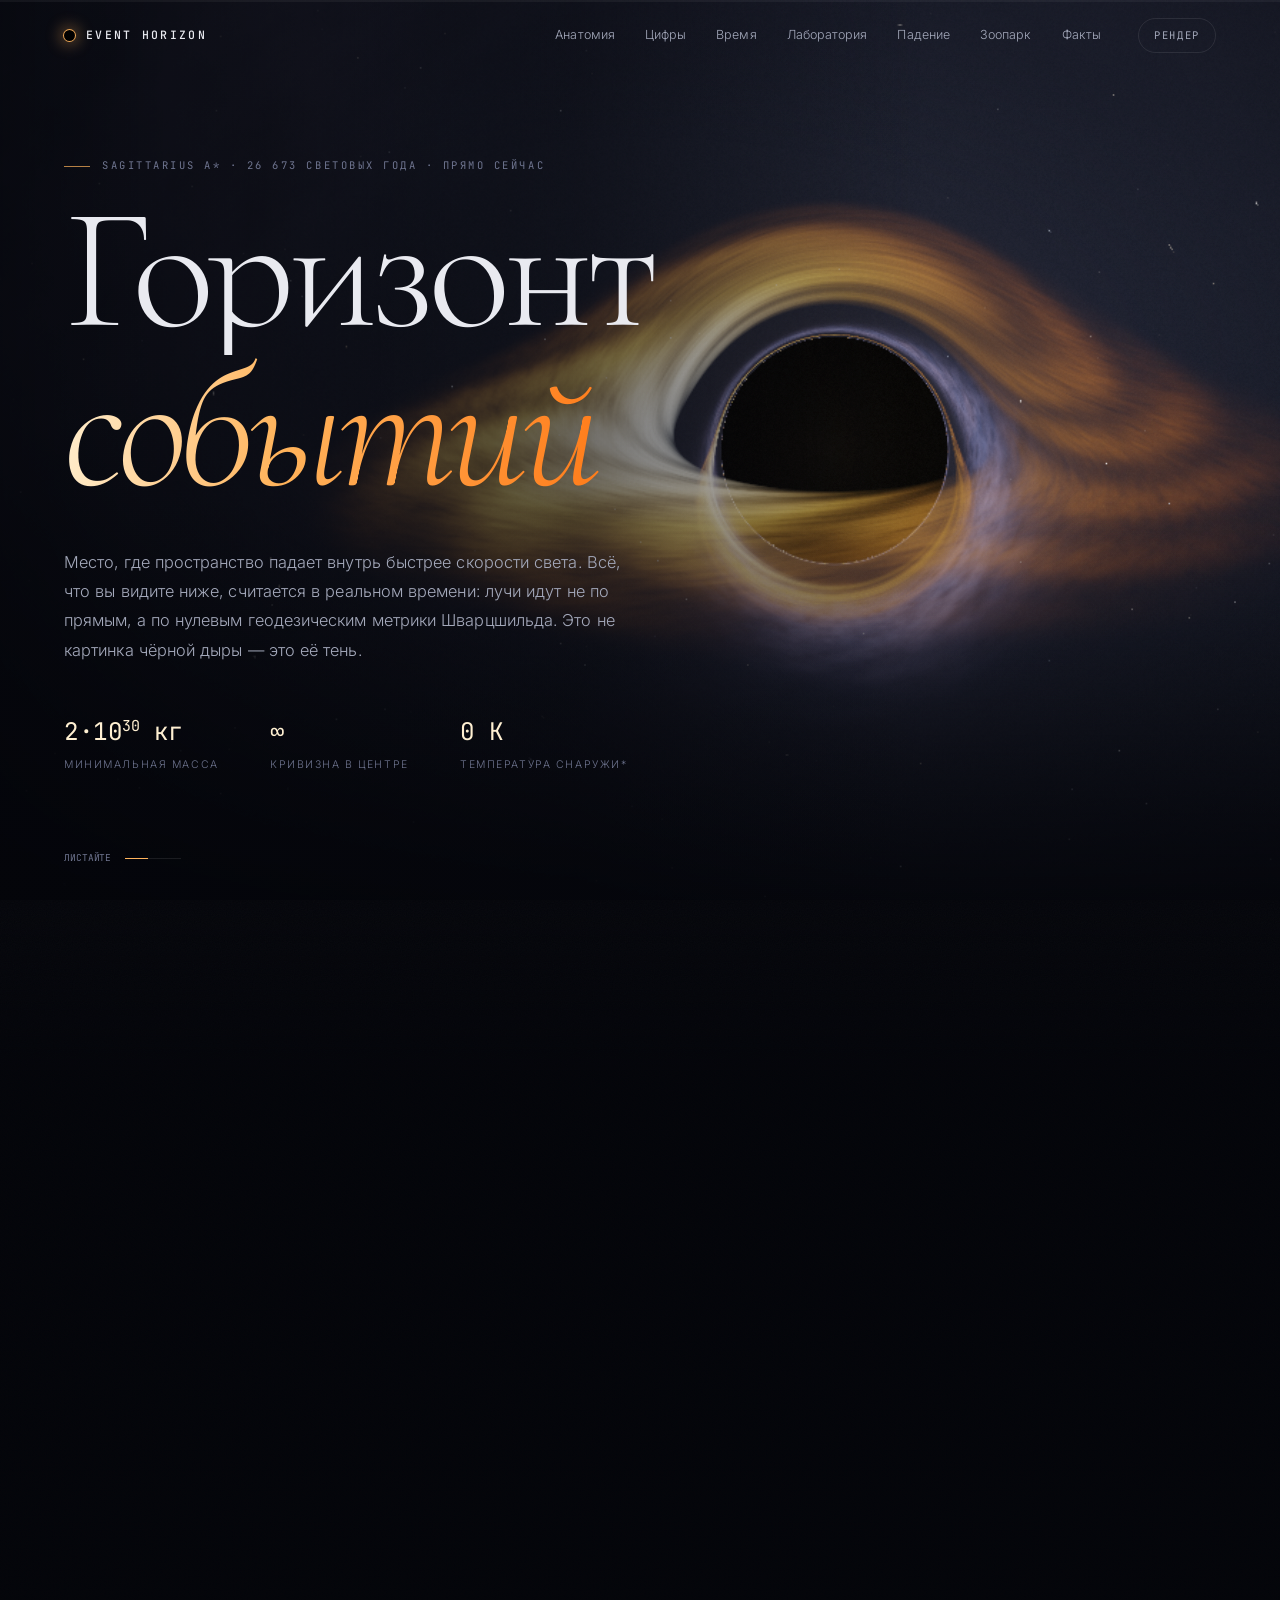
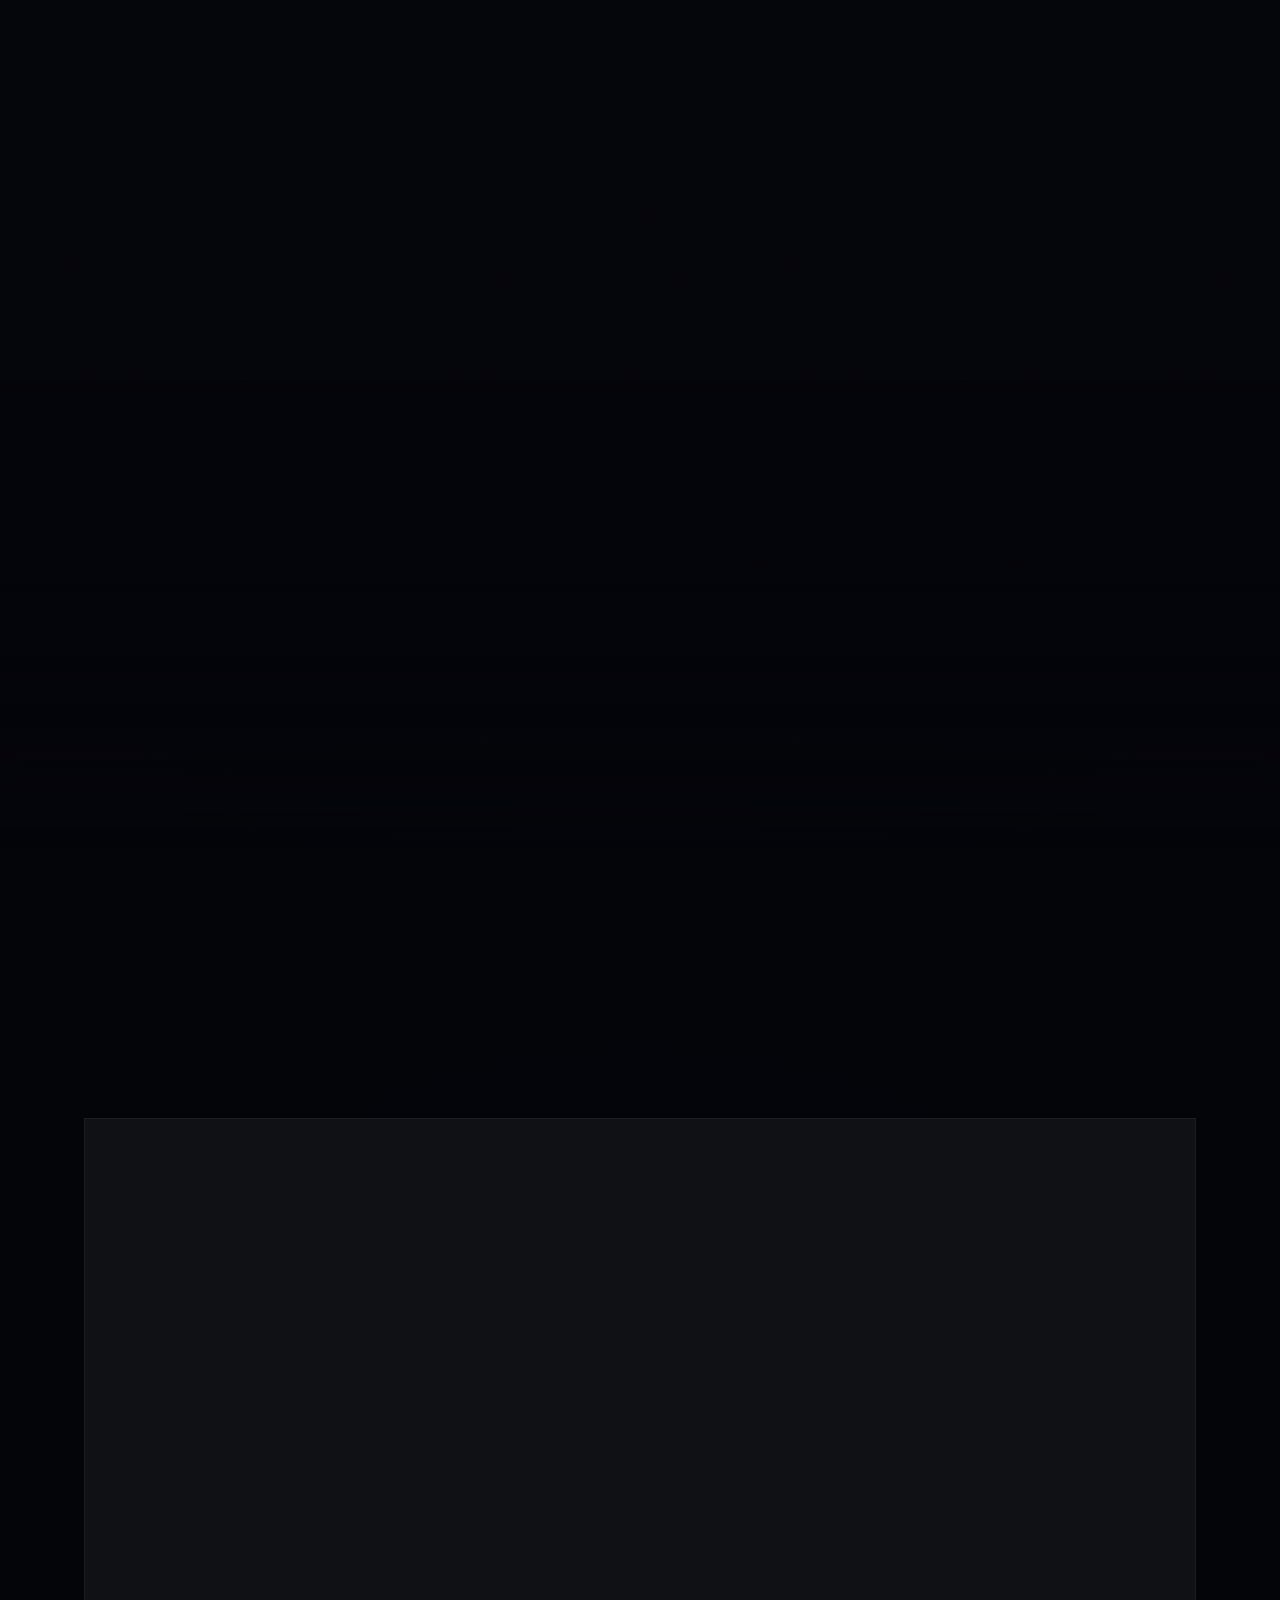
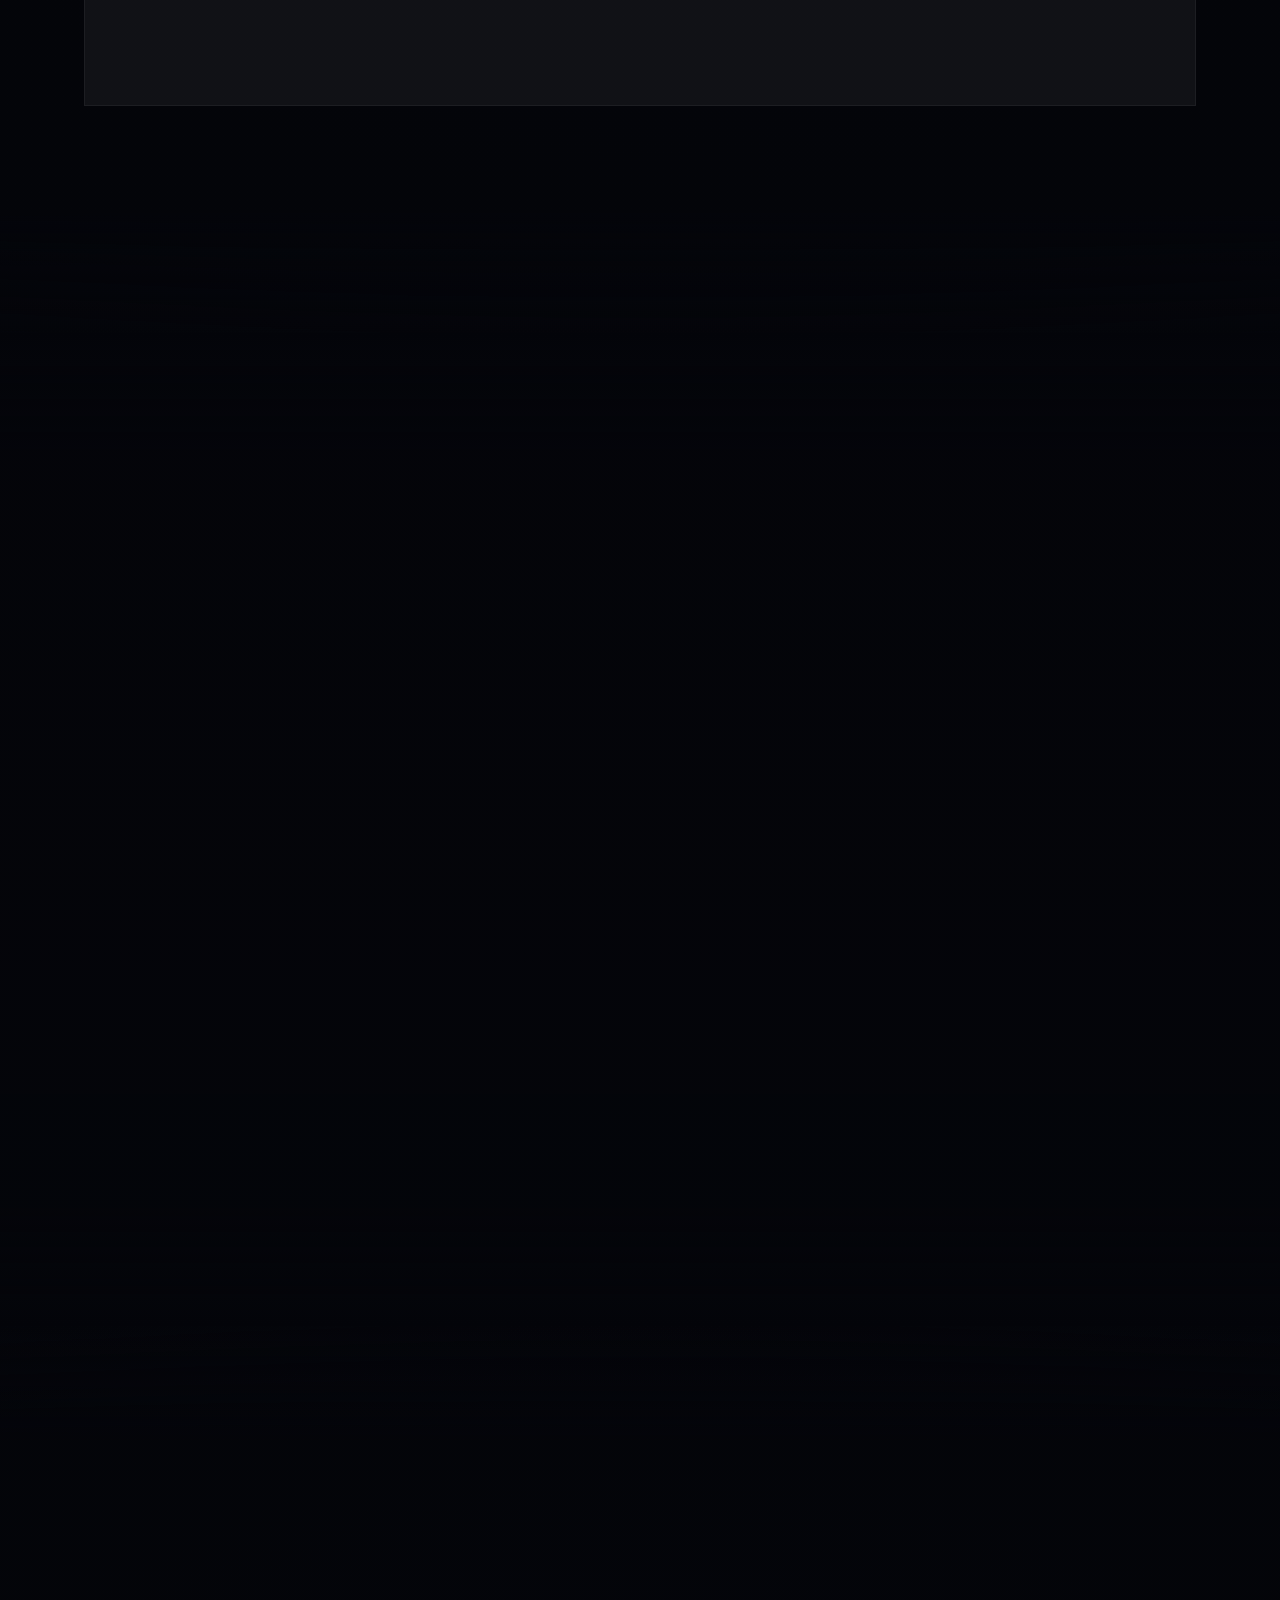
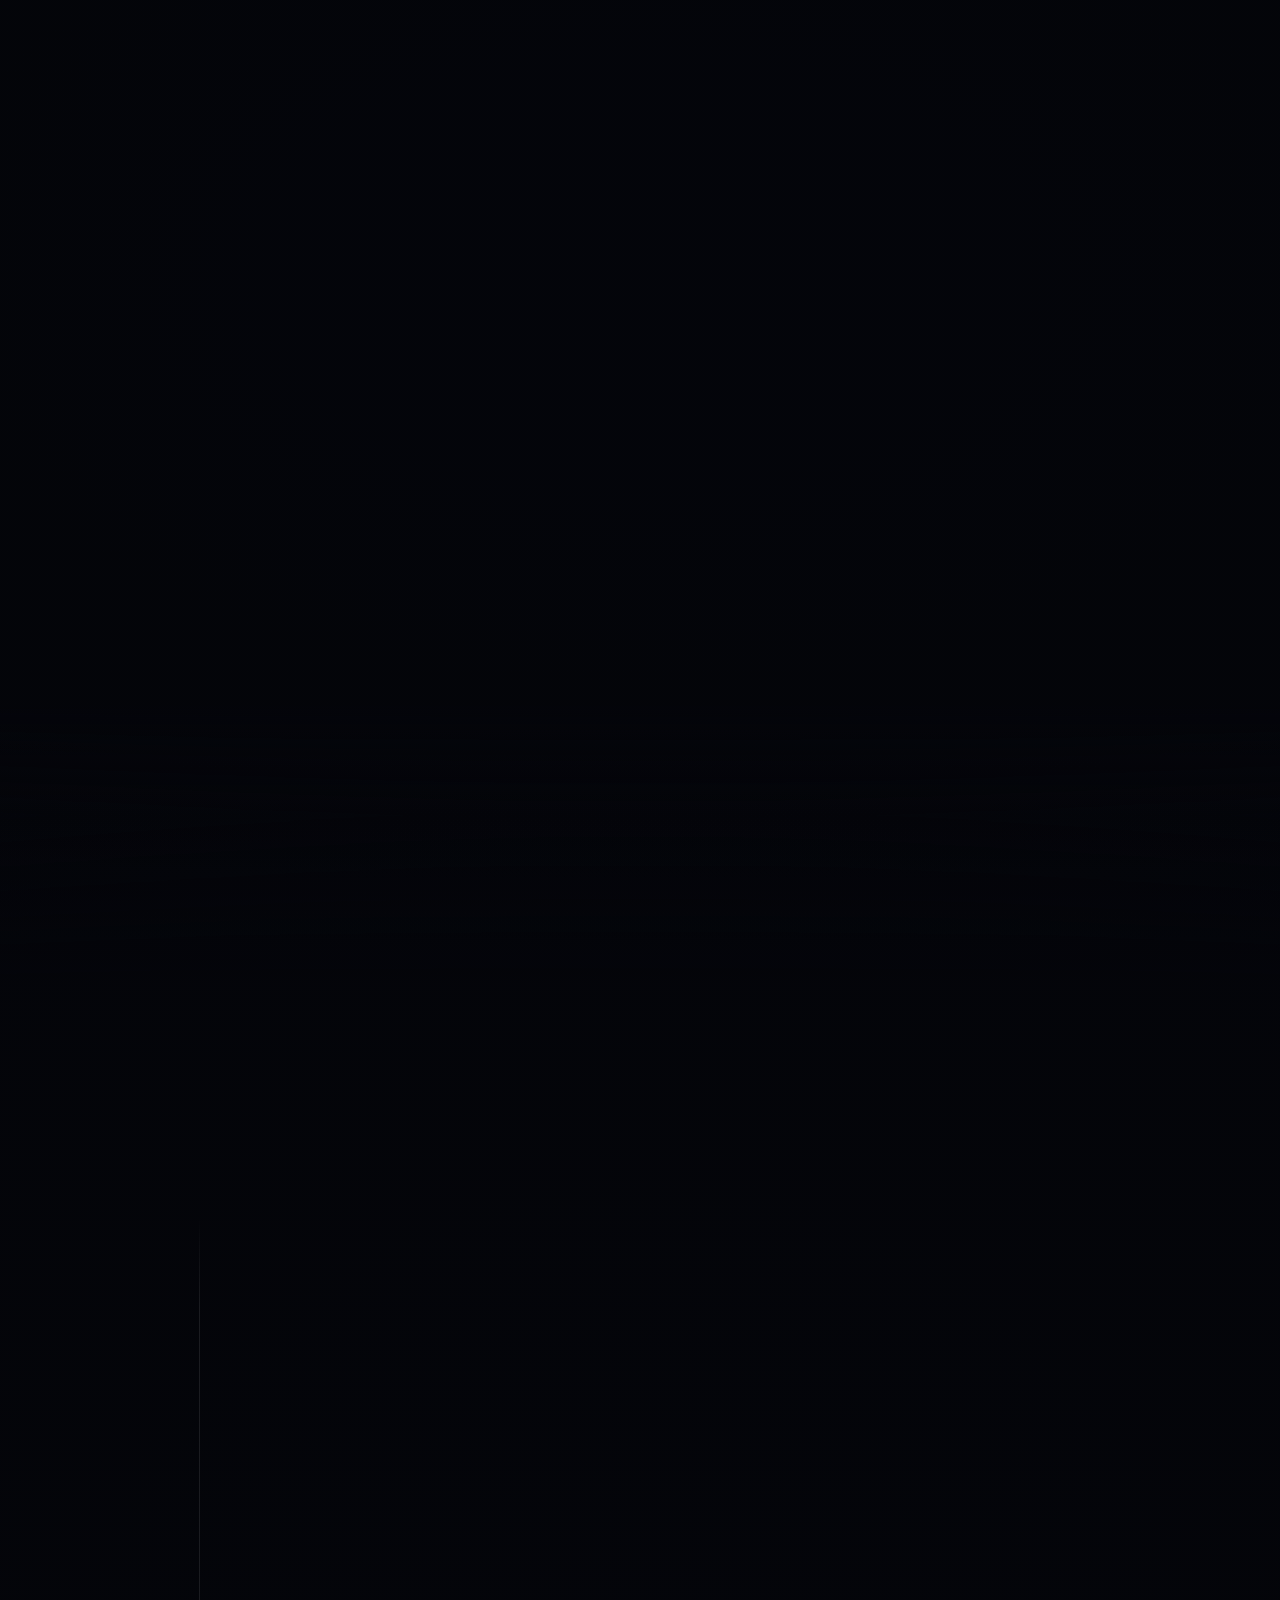
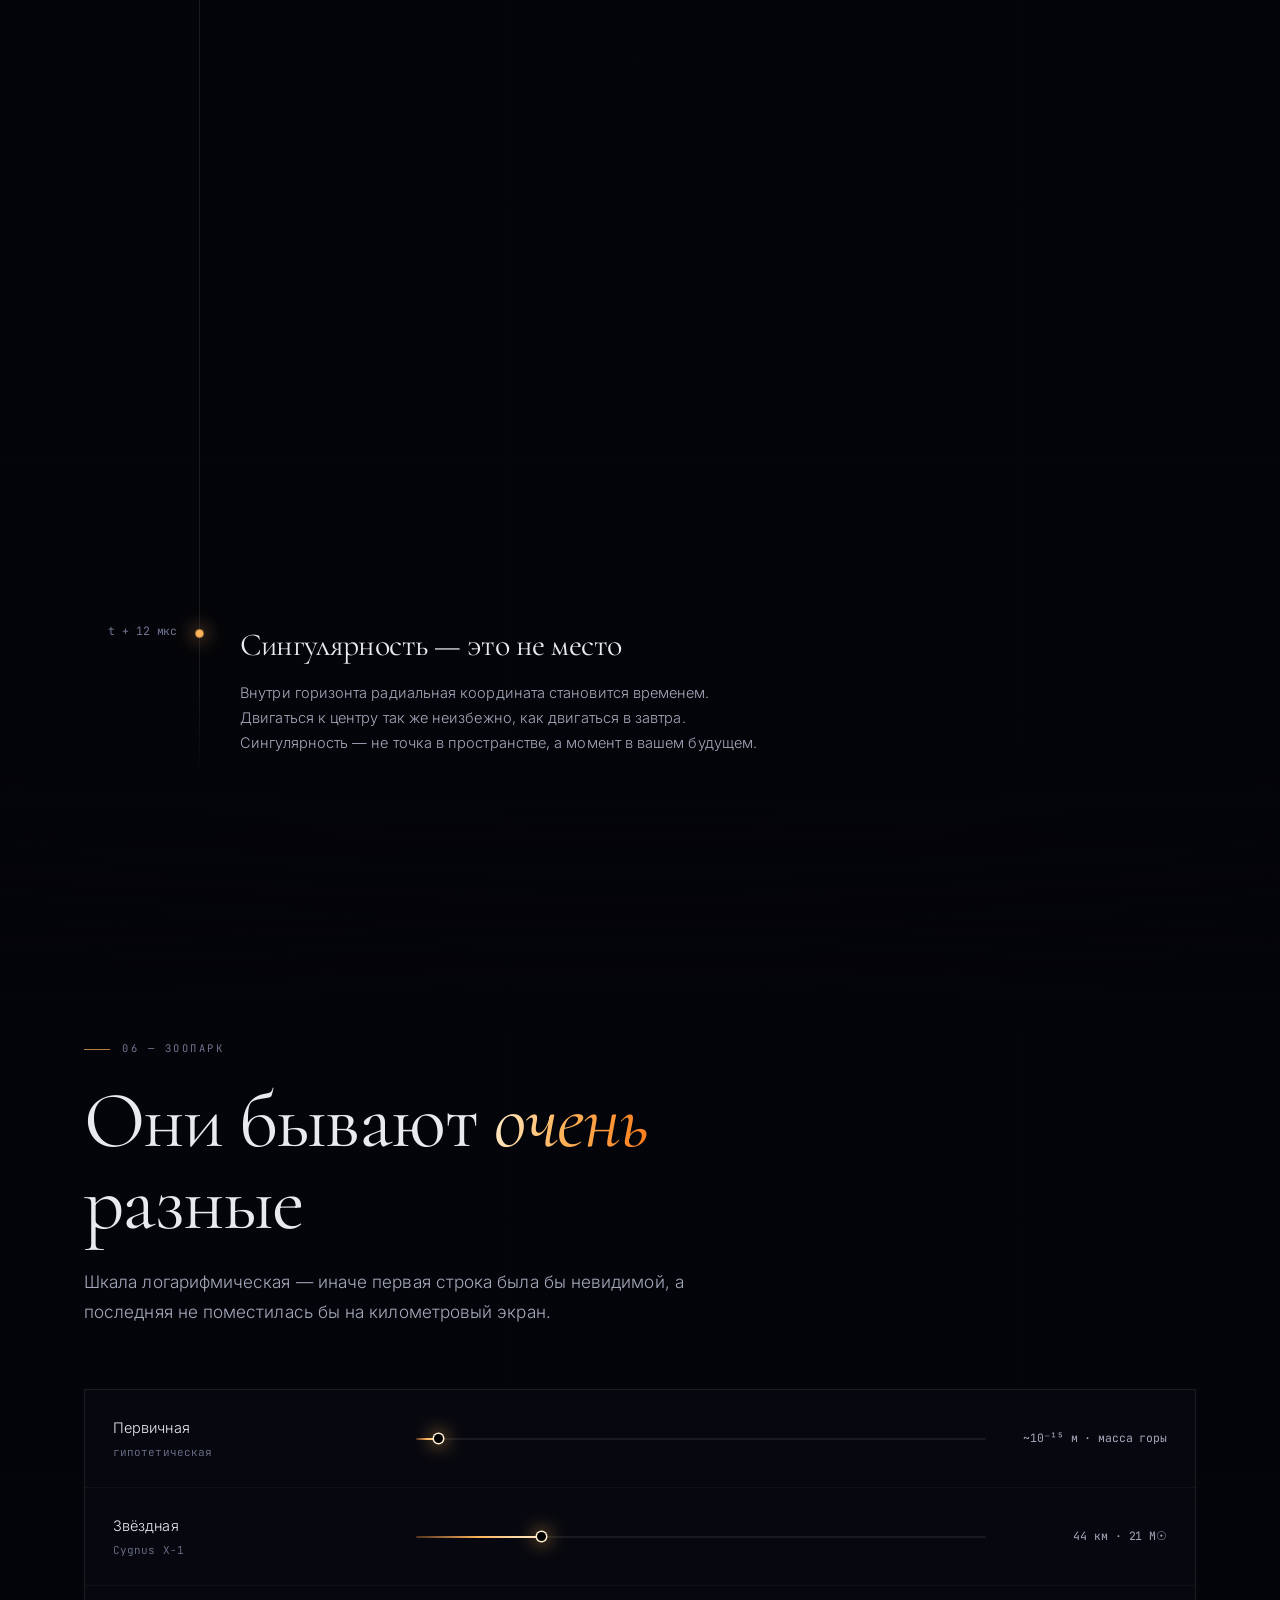
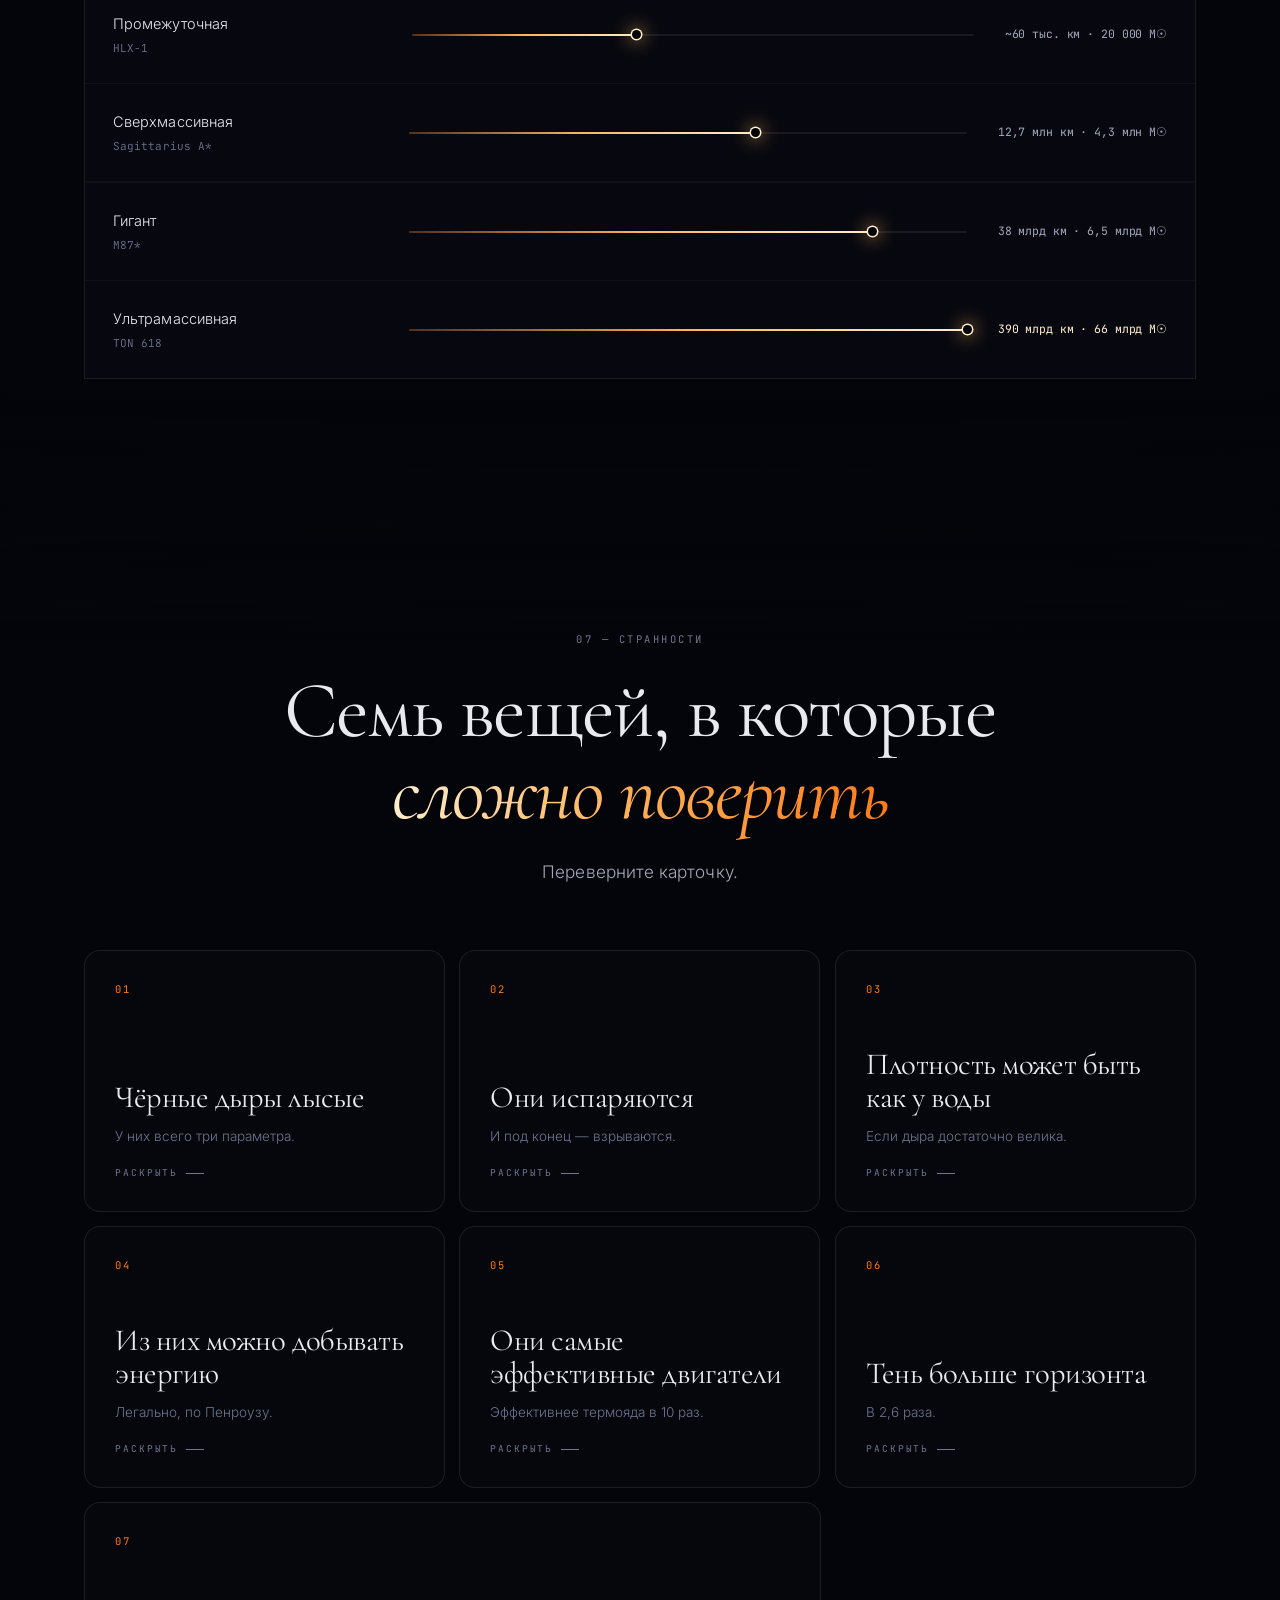
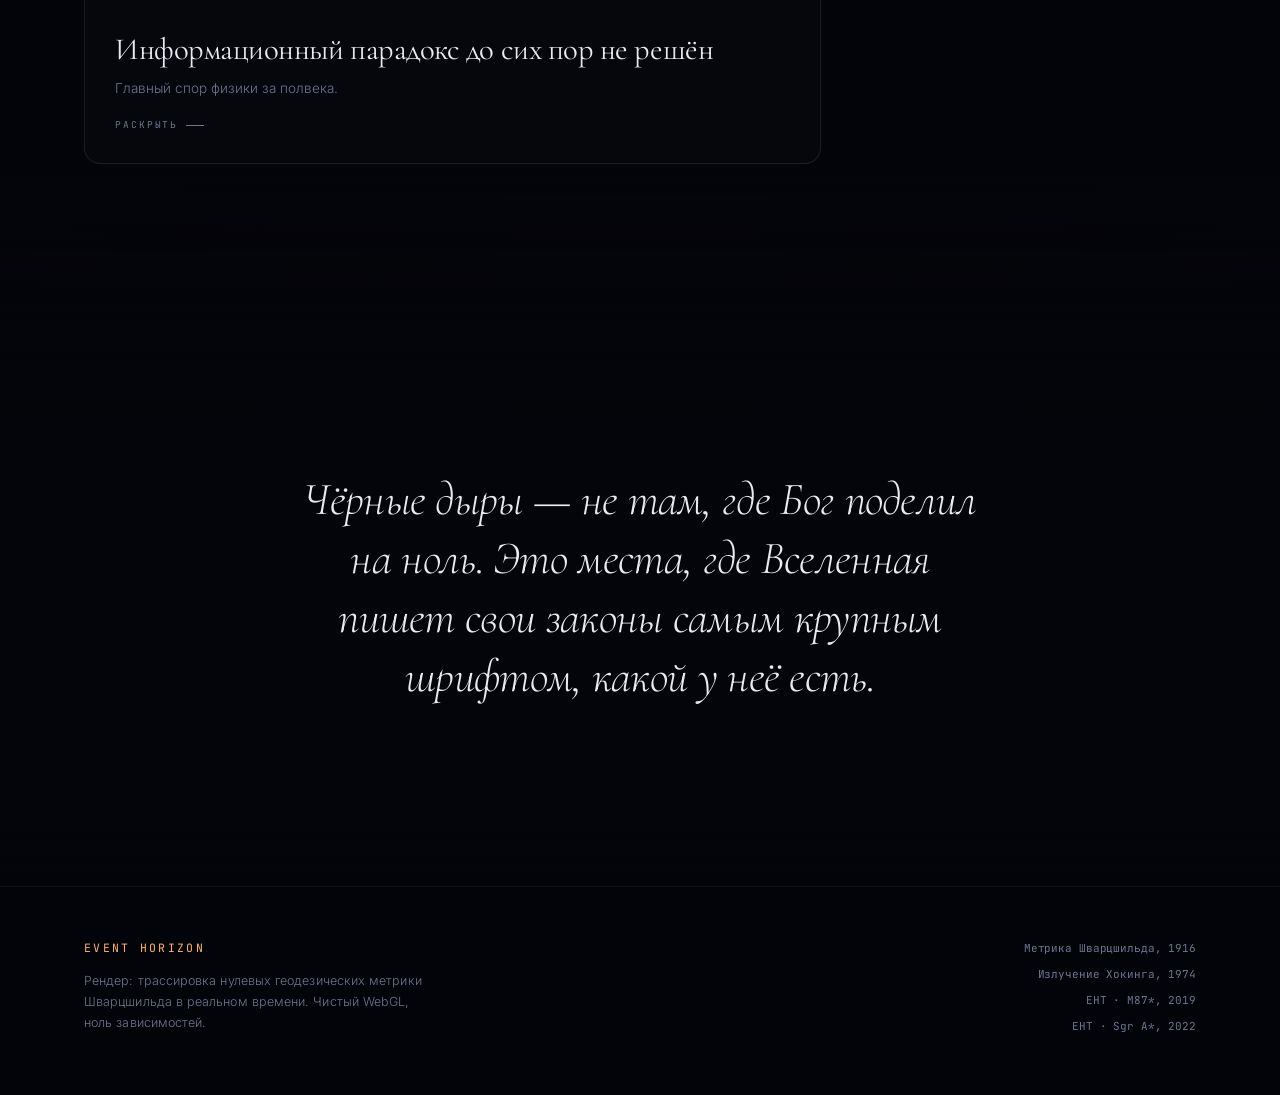
<file: index.html>
<!DOCTYPE html>
<html lang="ru">
<head>
<meta charset="utf-8">
<meta name="viewport" content="width=device-width, initial-scale=1, viewport-fit=cover">
<title>EVENT HORIZON — путешествие к чёрной дыре</title>
<meta name="description" content="Интерактивное путешествие к чёрной дыре: рендер в реальном времени по геодезическим Шварцшильда, замедление времени, приливные силы, зоопарк чёрных дыр и факты, в которые сложно поверить.">
<meta name="theme-color" content="#05060a">

<meta property="og:type" content="website">
<meta property="og:title" content="EVENT HORIZON — путешествие к чёрной дыре">
<meta property="og:description" content="Чёрная дыра, посчитанная по-настоящему: лучи идут по искривлённому пространству-времени прямо в вашем браузере.">

<link rel="preconnect" href="https://fonts.googleapis.com">
<link rel="preconnect" href="https://fonts.gstatic.com" crossorigin>
<link href="https://fonts.googleapis.com/css2?family=Cormorant+Garamond:ital,wght@0,300;0,400;0,500;1,300&family=Inter:wght@300;400;500;600&family=JetBrains+Mono:wght@300;400;500&display=swap" rel="stylesheet">
<link rel="stylesheet" href="css/style.css">
<link rel="icon" href="data:image/svg+xml,%3Csvg xmlns='http://www.w3.org/2000/svg' viewBox='0 0 32 32'%3E%3Cdefs%3E%3CradialGradient id='g'%3E%3Cstop offset='.55' stop-color='%23000'/%3E%3Cstop offset='.62' stop-color='%23ffb45c'/%3E%3Cstop offset='1' stop-color='%23000'/%3E%3C/radialGradient%3E%3C/defs%3E%3Crect width='32' height='32' fill='%2305060a'/%3E%3Ccircle cx='16' cy='16' r='11' fill='url(%23g)'/%3E%3C/svg%3E">
</head>
<body>

<!-- ═══════════════ ПРЕЛОАДЕР ═══════════════ -->
<div class="preloader" id="preloader">
  <div class="preloader__inner">
    <div class="preloader__ring"><span></span><span></span><span></span></div>
    <div class="preloader__label">
      <span class="mono" id="preloader-status">инициализация метрики</span>
      <span class="mono preloader__pct" id="preloader-pct">0%</span>
    </div>
    <div class="preloader__bar"><i id="preloader-fill"></i></div>
  </div>
</div>

<!-- ═══════════════ ФОН: WebGL ═══════════════ -->
<canvas id="bh-canvas" aria-hidden="true"></canvas>
<div class="grain" aria-hidden="true"></div>
<div class="vignette" aria-hidden="true"></div>

<!-- ═══════════════ ИНТЕРФЕЙС ═══════════════ -->
<div class="scroll-progress" aria-hidden="true"><i id="scroll-fill"></i></div>

<header class="topbar">
  <a class="brand" href="#top">
    <span class="brand__dot" aria-hidden="true"></span>
    <span class="brand__name">EVENT&nbsp;HORIZON</span>
  </a>
  <nav class="nav" id="nav">
    <a href="#anatomy">Анатомия</a>
    <a href="#numbers">Цифры</a>
    <a href="#time">Время</a>
    <a href="#lab">Лаборатория</a>
    <a href="#fall">Падение</a>
    <a href="#zoo">Зоопарк</a>
    <a href="#facts">Факты</a>
  </nav>
  <button class="hud-toggle mono" id="hud-toggle" aria-expanded="false" aria-controls="hud">рендер</button>
</header>

<!-- Панель управления рендером -->
<aside class="hud" id="hud" hidden>
  <div class="hud__head">
    <span class="mono">SCHWARZSCHILD RAYTRACER</span>
    <button class="hud__close" id="hud-close" aria-label="Закрыть панель">×</button>
  </div>
  <label class="hud__row">
    <span>Наклон диска<b class="mono" id="v-incl">16°</b></span>
    <input type="range" id="c-incl" min="0" max="85" value="16" step="1">
  </label>
  <label class="hud__row">
    <span>Дистанция<b class="mono" id="v-dist">26 rs</b></span>
    <input type="range" id="c-dist" min="5" max="60" value="26" step="0.5">
  </label>
  <label class="hud__row">
    <span>Яркость диска<b class="mono" id="v-disk">100%</b></span>
    <input type="range" id="c-disk" min="0" max="180" value="100" step="1">
  </label>
  <label class="hud__row">
    <span>Качество<b class="mono" id="v-qual">авто</b></span>
    <input type="range" id="c-qual" min="0" max="3" value="1" step="1">
  </label>
  <div class="hud__checks">
    <label class="chk"><input type="checkbox" id="c-lens" checked><span>Линзирование</span></label>
    <label class="chk"><input type="checkbox" id="c-dopp" checked><span>Доплер</span></label>
  </div>
  <div class="hud__stats mono">
    <span id="stat-fps">— fps</span>
    <span id="stat-res">— px</span>
    <span id="stat-steps">— шагов/луч</span>
  </div>
</aside>

<main id="top">

<!-- ═══════════════ HERO ═══════════════ -->
<section class="hero" data-cam="26,16,1">
  <div class="hero__inner">
    <p class="eyebrow mono reveal">Sagittarius A* · 26 673 световых года · прямо сейчас</p>
    <h1 class="hero__title">
      <span class="line"><span class="reveal-word">Горизонт</span></span>
      <span class="line"><em><span class="reveal-word">событий</span></em></span>
    </h1>
    <p class="hero__lead reveal">
      Место, где пространство падает внутрь быстрее скорости света. Всё, что вы видите ниже,
      считается в реальном времени: лучи идут не по прямым, а по нулевым геодезическим
      метрики Шварцшильда. Это не картинка чёрной дыры — это её тень.
    </p>
    <div class="hero__meta reveal">
      <div class="stat"><b class="mono">2·10<sup>30</sup> кг</b><span>минимальная масса</span></div>
      <div class="stat"><b class="mono">∞</b><span>кривизна в центре</span></div>
      <div class="stat"><b class="mono">0 K</b><span>температура снаружи*</span></div>
    </div>
  </div>
  <a class="scroll-hint" href="#anatomy" aria-label="Листайте вниз">
    <span class="mono">листайте</span>
    <i></i>
  </a>
</section>

<!-- ═══════════════ АНАТОМИЯ ═══════════════ -->
<section class="section section--anatomy" id="anatomy" data-cam="17,30,0.85">
  <div class="wrap">
    <header class="sec-head">
      <p class="eyebrow mono reveal">01 — Анатомия</p>
      <h2 class="reveal">Из чего сделана <em>пустота</em></h2>
      <p class="sec-lead reveal">
        У чёрной дыры нет поверхности. Всё, что мы называем её «частями», — это границы,
        проведённые по поведению света. Наведите курсор на слой.
      </p>
    </header>

    <div class="anatomy">
      <div class="anatomy__figure reveal">
        <svg viewBox="0 0 520 520" class="cross" role="img" aria-label="Схема строения чёрной дыры">
          <defs>
            <radialGradient id="diskG" cx="50%" cy="50%">
              <stop offset="0%"   stop-color="#fff6e0" stop-opacity="0"/>
              <stop offset="42%"  stop-color="#ffb45c" stop-opacity=".95"/>
              <stop offset="70%"  stop-color="#ff7a18" stop-opacity=".5"/>
              <stop offset="100%" stop-color="#ff5e00" stop-opacity="0"/>
            </radialGradient>
            <radialGradient id="glowG" cx="50%" cy="50%">
              <stop offset="0%" stop-color="#ffd9a0" stop-opacity=".55"/>
              <stop offset="100%" stop-color="#ffd9a0" stop-opacity="0"/>
            </radialGradient>
          </defs>

          <g class="cross__rings">
            <circle class="ring ring--jet"   data-layer="jet"    cx="260" cy="260" r="238"/>
            <circle class="ring ring--disk"  data-layer="disk"   cx="260" cy="260" r="186"/>
            <circle class="ring ring--isco"  data-layer="isco"   cx="260" cy="260" r="132"/>
            <circle class="ring ring--photo" data-layer="photon" cx="260" cy="260" r="99"/>
            <circle class="ring ring--eh"    data-layer="horizon"cx="260" cy="260" r="66"/>
          </g>

          <ellipse class="disk-ell" cx="260" cy="260" rx="200" ry="52" fill="url(#diskG)"/>
          <circle cx="260" cy="260" r="120" fill="url(#glowG)"/>
          <circle class="shadow" cx="260" cy="260" r="66"/>
          <circle class="photon-ring" cx="260" cy="260" r="67"/>
          <circle class="sing" cx="260" cy="260" r="2.5"/>

          <g class="ticks mono">
            <text x="260" y="196" data-layer="horizon">rs</text>
            <text x="260" y="163" data-layer="photon">1.5 rs</text>
            <text x="260" y="130" data-layer="isco">3 rs</text>
          </g>
        </svg>
      </div>

      <ol class="anatomy__list">
        <li class="layer reveal" data-layer="horizon">
          <span class="layer__idx mono">rs</span>
          <div>
            <h3>Горизонт событий</h3>
            <p>Не стена, а точка невозврата. Пересекая её, вы ничего не почувствуете —
               но все возможные будущие траектории теперь ведут только в центр.
               Радиус: <b class="mono">rs = 2GM/c²</b>.</p>
          </div>
        </li>
        <li class="layer reveal" data-layer="photon">
          <span class="layer__idx mono">1.5</span>
          <div>
            <h3>Фотонная сфера</h3>
            <p>Здесь свет движется по окружности. Теоретически, зависнув на этой высоте,
               вы увидели бы собственный затылок — луч обогнул бы дыру и вернулся в глаз.</p>
          </div>
        </li>
        <li class="layer reveal" data-layer="isco">
          <span class="layer__idx mono">3</span>
          <div>
            <h3>ISCO</h3>
            <p>Последняя устойчивая орбита. Ближе вещество уже не может кружить — оно
               срывается внутрь по спирали за считанные витки. Внутренний край диска.</p>
          </div>
        </li>
        <li class="layer reveal" data-layer="disk">
          <span class="layer__idx mono">10<sup>9</sup>K</span>
          <div>
            <h3>Аккреционный диск</h3>
            <p>Газ трётся сам о себя и разогревается сильнее, чем ядро звезды. Приближающийся
               к нам край ярче и голубее в разы — релятивистский бим-эффект.</p>
          </div>
        </li>
        <li class="layer reveal" data-layer="jet">
          <span class="layer__idx mono">0.99c</span>
          <div>
            <h3>Джеты</h3>
            <p>Часть вещества не падает, а выстреливает вдоль оси вращения магнитным полем —
               на тысячи световых лет, почти со скоростью света.</p>
          </div>
        </li>
      </ol>
    </div>
  </div>
</section>

<!-- ═══════════════ ЦИФРЫ ═══════════════ -->
<section class="section section--numbers" id="numbers" data-cam="40,9,0.5">
  <div class="wrap">
    <header class="sec-head sec-head--center">
      <p class="eyebrow mono reveal">02 — Порядки величин</p>
      <h2 class="reveal">Числа, которые <em>не помещаются</em> в голове</h2>
    </header>

    <div class="numbers">
      <article class="num reveal">
        <b class="mono counter" data-to="66" data-dec="0" data-suffix=" млрд">0</b>
        <span class="num__unit mono">M☉</span>
        <p>Масса TON 618 — самой тяжёлой известной чёрной дыры. Её горизонт больше
           орбиты Нептуна в сорок раз.</p>
      </article>
      <article class="num reveal">
        <b class="mono counter" data-to="27" data-dec="0" data-suffix=" млн">0</b>
        <span class="num__unit mono">км</span>
        <p>Диаметр тени Стрельца A* — центральной дыры Млечного Пути. Внутри
           поместилась бы орбита Меркурия.</p>
      </article>
      <article class="num num--tight reveal">
        <b class="mono counter" data-to="1.5" data-dec="1" data-suffix="×10⁻¹⁴">0</b>
        <span class="num__unit mono">K</span>
        <p>Температура Хокинга для дыры звёздной массы. В сто миллионов раз холоднее
           реликтового излучения — поэтому она растёт, а не испаряется.</p>
      </article>
      <article class="num reveal">
        <b class="mono counter" data-to="67" data-dec="0" data-mode="exp">0</b>
        <span class="num__unit mono">лет</span>
        <p>Столько дыра массой Солнца будет испаряться. Возраст Вселенной —
           1,4×10¹⁰ лет. Это ничто.</p>
      </article>
      <article class="num reveal">
        <b class="mono counter" data-to="99.9" data-dec="1" data-suffix="%">0</b>
        <span class="num__unit mono">c</span>
        <p>Скорость вращения горизонта GRS 1915+105. Он тащит за собой само
           пространство — эффект Лензе—Тирринга.</p>
      </article>
      <article class="num reveal">
        <b class="mono counter" data-to="55" data-dec="0" data-suffix=" млн">0</b>
        <span class="num__unit mono">св. лет</span>
        <p>До M87* — первой сфотографированной чёрной дыры. Снимок собирали
           восемь телескопов размером с планету.</p>
      </article>
    </div>

    <p class="fineprint mono reveal">
      * Строго говоря, температура не ноль: горизонт излучает по Хокингу. Просто настолько слабо,
      что для звёздной дыры это 10⁻⁸ K — неотличимо от абсолютного нуля.
    </p>
  </div>
</section>

<!-- ═══════════════ ВРЕМЯ ═══════════════ -->
<section class="section section--time" id="time" data-cam="14,38,1.1">
  <div class="wrap">
    <header class="sec-head">
      <p class="eyebrow mono reveal">03 — Гравитационное замедление</p>
      <h2 class="reveal">Ваши часы <em>врут</em> друг другу</h2>
      <p class="sec-lead reveal">
        Чем ближе к горизонту, тем медленнее идёт время для внешнего наблюдателя.
        Двигайте ползунок: слева — часы того, кто остался далеко, справа — ваши.
      </p>
    </header>

    <div class="timelab reveal">
      <div class="clocks">
        <figure class="clock" data-role="far">
          <div class="clock__face">
            <i class="hand hand--h" id="far-h"></i>
            <i class="hand hand--m" id="far-m"></i>
            <i class="hand hand--s" id="far-s"></i>
            <span class="clock__pin"></span>
          </div>
          <figcaption><b>Наблюдатель вдали</b><span class="mono">r → ∞</span></figcaption>
        </figure>

        <div class="clocks__link" aria-hidden="true">
          <span class="mono" id="dilation-factor">×1.00</span>
          <div class="clocks__wave"><i></i><i></i><i></i></div>
        </div>

        <figure class="clock clock--near" data-role="near">
          <div class="clock__face">
            <i class="hand hand--h" id="near-h"></i>
            <i class="hand hand--m" id="near-m"></i>
            <i class="hand hand--s" id="near-s"></i>
            <span class="clock__pin"></span>
          </div>
          <figcaption><b>Вы</b><span class="mono" id="near-caption">r = 10 rs</span></figcaption>
        </figure>
      </div>

      <div class="timelab__ctl">
        <label class="slider">
          <span>Расстояние до центра</span>
          <input type="range" id="time-r" min="1.002" max="20" step="0.001" value="10">
          <output class="mono" id="time-r-out">10.000 rs</output>
        </label>
        <div class="timelab__readout">
          <div><span>Один ваш час снаружи длится</span><b class="mono" id="time-outside">1 ч 03 мин</b></div>
          <div><span>Фактор √(1 − rs/r)</span><b class="mono" id="time-sqrt">0.9487</b></div>
          <div><span>Красное смещение z</span><b class="mono" id="time-z">0.054</b></div>
        </div>
        <div class="timelab__quick">
          <button class="pill" data-r="20">Далеко</button>
          <button class="pill" data-r="3">ISCO</button>
          <button class="pill" data-r="1.5">Фотонная сфера</button>
          <button class="pill" data-r="1.01">У горизонта</button>
        </div>
      </div>
    </div>
  </div>
</section>

<!-- ═══════════════ ЛАБОРАТОРИЯ ═══════════════ -->
<section class="section section--lab" id="lab" data-cam="34,20,0.45">
  <div class="wrap">
    <header class="sec-head">
      <p class="eyebrow mono reveal">04 — Лаборатория</p>
      <h2 class="reveal">Соберите <em>свою</em> чёрную дыру</h2>
      <p class="sec-lead reveal">
        Введите массу — остальное посчитается по формулам Шварцшильда и Хокинга.
        Осторожно с последним пресетом.
      </p>
    </header>

    <div class="lab reveal">
      <div class="lab__input">
        <label class="mono" for="mass">Масса, в массах Солнца (M☉)</label>
        <input type="text" id="mass" inputmode="decimal" value="4.3e6" autocomplete="off" spellcheck="false">
        <div class="presets">
          <button class="pill" data-mass="3.7e-6">Земля</button>
          <button class="pill" data-mass="1">Солнце</button>
          <button class="pill" data-mass="10">Звёздная</button>
          <button class="pill" data-mass="4.3e6">Sgr A*</button>
          <button class="pill" data-mass="6.5e9">M87*</button>
          <button class="pill" data-mass="6.6e10">TON 618</button>
        </div>
        <p class="lab__hint mono" id="lab-hint">Sagittarius A* — наша домашняя чёрная дыра.</p>
      </div>

      <dl class="lab__out">
        <div class="lab__cell"><dt>Радиус Шварцшильда</dt><dd class="mono" id="o-rs">—</dd></div>
        <div class="lab__cell"><dt>Диаметр тени (2.6 rs)</dt><dd class="mono" id="o-shadow">—</dd></div>
        <div class="lab__cell"><dt>Средняя плотность</dt><dd class="mono" id="o-dens">—</dd></div>
        <div class="lab__cell"><dt>Температура Хокинга</dt><dd class="mono" id="o-temp">—</dd></div>
        <div class="lab__cell"><dt>Время испарения</dt><dd class="mono" id="o-evap">—</dd></div>
        <div class="lab__cell"><dt>Приливная сила на горизонте</dt><dd class="mono" id="o-tidal">—</dd></div>
        <div class="lab__cell lab__cell--wide">
          <dt>Вердикт для человека</dt>
          <dd class="verdict" id="o-verdict">—</dd>
        </div>
      </dl>
    </div>

    <p class="fineprint mono reveal">
      Приливная сила — разность ускорений на длине 1,8 м. Больше 10 g на горизонте означает,
      что вас разорвёт раньше, чем вы его пересечёте. Парадокс: чем дыра больше, тем безопаснее вход.
    </p>
  </div>
</section>

<!-- ═══════════════ ПАДЕНИЕ ═══════════════ -->
<section class="section section--fall" id="fall" data-cam="9,48,1.15">
  <div class="wrap">
    <header class="sec-head">
      <p class="eyebrow mono reveal">05 — От первого лица</p>
      <h2 class="reveal">Что вы увидите, <em>падая внутрь</em></h2>
    </header>

    <ol class="fall">
      <li class="fall__step reveal">
        <span class="fall__t mono">t − 8 мин</span>
        <div>
          <h3>Небо начинает сворачиваться</h3>
          <p>Звёзды перед вами сжимаются в яркое кольцо. Гравитационная линза собирает свет
             со всех сторон — вы видите даже то, что у вас за спиной.</p>
        </div>
      </li>
      <li class="fall__step reveal">
        <span class="fall__t mono">t − 90 c</span>
        <div>
          <h3>Синеет всё</h3>
          <p>Падая, вы летите навстречу свету Вселенной. Он сдвигается в синюю часть спектра,
             потом в ультрафиолет, потом в рентген. Космос начинает вас поджаривать.</p>
        </div>
      </li>
      <li class="fall__step reveal">
        <span class="fall__t mono">t − 12 c</span>
        <div>
          <h3>Кольцо схлопывается в точку</h3>
          <p>Вся видимая Вселенная — миллиарды галактик, вся её будущая история — сжимается
             в крошечный светящийся диск прямо над головой.</p>
        </div>
      </li>
      <li class="fall__step reveal fall__step--mark">
        <span class="fall__t mono">t = 0</span>
        <div>
          <h3>Горизонт. Ничего не происходит</h3>
          <p>Ни толчка, ни вспышки, ни границы. Локально пространство здесь абсолютно обычное.
             Вы узнаете о пересечении только по тому, что назад дороги больше нет.
             Снаружи в этот момент ваше изображение навсегда застыло и покраснело.</p>
        </div>
      </li>
      <li class="fall__step reveal">
        <span class="fall__t mono">t + 0.2 c</span>
        <div>
          <h3>Спагеттификация</h3>
          <p>Ноги ближе к центру, чем голова, и притягиваются сильнее. Разница растёт как 1/r³.
             Тело вытягивается в нить, потом в цепочку атомов. Для дыры звёздной массы это
             происходит ещё до горизонта.</p>
        </div>
      </li>
      <li class="fall__step reveal">
        <span class="fall__t mono">t + 12 мкс</span>
        <div>
          <h3>Сингулярность — это не место</h3>
          <p>Внутри горизонта радиальная координата становится временем. Двигаться к центру
             так же неизбежно, как двигаться в завтра. Сингулярность — не точка в пространстве,
             а момент в вашем будущем.</p>
        </div>
      </li>
    </ol>
  </div>
</section>

<!-- ═══════════════ ЗООПАРК ═══════════════ -->
<section class="section section--zoo" id="zoo" data-cam="46,13,0.45">
  <div class="wrap">
    <header class="sec-head">
      <p class="eyebrow mono reveal">06 — Зоопарк</p>
      <h2 class="reveal">Они бывают <em>очень</em> разные</h2>
      <p class="sec-lead reveal">Шкала логарифмическая — иначе первая строка была бы невидимой,
        а последняя не поместилась бы на километровый экран.</p>
    </header>

    <div class="zoo" id="zoo">
      <div class="zoo__row reveal" data-log="0.04">
        <span class="zoo__name">Первичная<em>гипотетическая</em></span>
        <div class="zoo__bar"><i></i><span class="zoo__dot"></span></div>
        <span class="zoo__val mono">~10⁻¹⁵ м · масса горы</span>
      </div>
      <div class="zoo__row reveal" data-log="0.22">
        <span class="zoo__name">Звёздная<em>Cygnus X-1</em></span>
        <div class="zoo__bar"><i></i><span class="zoo__dot"></span></div>
        <span class="zoo__val mono">44 км · 21 M☉</span>
      </div>
      <div class="zoo__row reveal" data-log="0.4">
        <span class="zoo__name">Промежуточная<em>HLX-1</em></span>
        <div class="zoo__bar"><i></i><span class="zoo__dot"></span></div>
        <span class="zoo__val mono">~60 тыс. км · 20 000 M☉</span>
      </div>
      <div class="zoo__row reveal" data-log="0.62">
        <span class="zoo__name">Сверхмассивная<em>Sagittarius A*</em></span>
        <div class="zoo__bar"><i></i><span class="zoo__dot"></span></div>
        <span class="zoo__val mono">12,7 млн км · 4,3 млн M☉</span>
      </div>
      <div class="zoo__row reveal" data-log="0.83">
        <span class="zoo__name">Гигант<em>M87*</em></span>
        <div class="zoo__bar"><i></i><span class="zoo__dot"></span></div>
        <span class="zoo__val mono">38 млрд км · 6,5 млрд M☉</span>
      </div>
      <div class="zoo__row reveal zoo__row--max" data-log="1">
        <span class="zoo__name">Ультрамассивная<em>TON 618</em></span>
        <div class="zoo__bar"><i></i><span class="zoo__dot"></span></div>
        <span class="zoo__val mono">390 млрд км · 66 млрд M☉</span>
      </div>
    </div>
  </div>
</section>

<!-- ═══════════════ ФАКТЫ ═══════════════ -->
<section class="section section--facts" id="facts" data-cam="30,24,0.5">
  <div class="wrap">
    <header class="sec-head sec-head--center">
      <p class="eyebrow mono reveal">07 — Странности</p>
      <h2 class="reveal">Семь вещей, в которые <em>сложно поверить</em></h2>
      <p class="sec-lead reveal">Переверните карточку.</p>
    </header>

    <div class="cards">
      <button class="card reveal" data-card>
        <span class="card__face card__face--front">
          <span class="card__num mono">01</span>
          <h3>Чёрные дыры лысые</h3>
          <p>У них всего три параметра.</p>
          <span class="card__more mono">раскрыть</span>
        </span>
        <span class="card__face card__face--back">
          <p>Масса, заряд, момент вращения — и всё. Две дыры с одинаковой тройкой абсолютно
             тождественны, даже если одна собрана из водорода, а другая из энциклопедий.
             Теорема «об отсутствии волос» стирает всю остальную информацию.</p>
        </span>
      </button>

      <button class="card reveal" data-card>
        <span class="card__face card__face--front">
          <span class="card__num mono">02</span>
          <h3>Они испаряются</h3>
          <p>И под конец — взрываются.</p>
          <span class="card__more mono">раскрыть</span>
        </span>
        <span class="card__face card__face--back">
          <p>Квантовые флуктуации у горизонта уносят энергию. Чем меньше дыра, тем горячее и
             быстрее процесс: последняя секунда жизни выделяет энергию миллиона мегатонн.
             Дыра массой Солнца доживёт до 10⁶⁷ лет.</p>
        </span>
      </button>

      <button class="card reveal" data-card>
        <span class="card__face card__face--front">
          <span class="card__num mono">03</span>
          <h3>Плотность может быть как у воды</h3>
          <p>Если дыра достаточно велика.</p>
          <span class="card__more mono">раскрыть</span>
        </span>
        <span class="card__face card__face--back">
          <p>Радиус растёт линейно с массой, а объём — как куб. Средняя плотность падает как 1/M².
             У сверхмассивной дыры в 10⁸ M☉ она меньше плотности воздуха. Вы бы пересекли
             горизонт, не заметив ничего необычного.</p>
        </span>
      </button>

      <button class="card reveal" data-card>
        <span class="card__face card__face--front">
          <span class="card__num mono">04</span>
          <h3>Из них можно добывать энергию</h3>
          <p>Легально, по Пенроузу.</p>
          <span class="card__more mono">раскрыть</span>
        </span>
        <span class="card__face card__face--back">
          <p>У вращающейся дыры есть эргосфера — область снаружи горизонта, где невозможно
             стоять на месте. Бросив туда груз и разделив его надвое, можно вытащить обратно
             больше энергии, чем вложил. До 29% массы дыры — за счёт её вращения.</p>
        </span>
      </button>

      <button class="card reveal" data-card>
        <span class="card__face card__face--front">
          <span class="card__num mono">05</span>
          <h3>Они самые эффективные двигатели</h3>
          <p>Эффективнее термояда в 10 раз.</p>
          <span class="card__more mono">раскрыть</span>
        </span>
        <span class="card__face card__face--back">
          <p>Аккреционный диск переводит в излучение до 6% массы покоя (42% для быстро
             вращающейся). Термоядерный синтез в звезде — 0,7%. Поэтому квазары светят ярче,
             чем сотни галактик вместе взятых.</p>
        </span>
      </button>

      <button class="card reveal" data-card>
        <span class="card__face card__face--front">
          <span class="card__num mono">06</span>
          <h3>Тень больше горизонта</h3>
          <p>В 2,6 раза.</p>
          <span class="card__more mono">раскрыть</span>
        </span>
        <span class="card__face card__face--back">
          <p>Лучи, прошедшие ближе 2,6 rs по прицельному параметру, всё равно затягиваются внутрь.
             Поэтому тёмное пятно на снимках EHT заметно крупнее самого горизонта, а вокруг него
             светится фотонное кольцо из лучей, обогнувших дыру.</p>
        </span>
      </button>

      <button class="card reveal card--wide" data-card>
        <span class="card__face card__face--front">
          <span class="card__num mono">07</span>
          <h3>Информационный парадокс до сих пор не решён</h3>
          <p>Главный спор физики за полвека.</p>
          <span class="card__more mono">раскрыть</span>
        </span>
        <span class="card__face card__face--back">
          <p>Квантовая механика запрещает уничтожать информацию. Но излучение Хокинга выглядит
             абсолютно тепловым — в нём как будто нет памяти о том, что упало внутрь. Хокинг
             проспорил энциклопедию, современные модели говорят об «островах» энтропии и
             голографии, но окончательного ответа нет до сих пор.</p>
        </span>
      </button>
    </div>
  </div>
</section>

<!-- ═══════════════ ФИНАЛ ═══════════════ -->
<section class="section section--outro" data-cam="11,8,1.2">
  <div class="wrap wrap--narrow">
    <blockquote class="quote reveal">
      <p>Чёрные дыры — не там, где Бог поделил на ноль. Это места, где Вселенная
         пишет свои законы самым крупным шрифтом, какой у неё есть.</p>
    </blockquote>
  </div>
</section>

</main>

<footer class="footer">
  <div class="wrap footer__in">
    <div>
      <p class="mono">EVENT HORIZON</p>
      <p class="footer__sub">Рендер: трассировка нулевых геодезических метрики Шварцшильда в реальном
        времени. Чистый WebGL, ноль зависимостей.</p>
    </div>
    <ul class="footer__links mono">
      <li>Метрика Шварцшильда, 1916</li>
      <li>Излучение Хокинга, 1974</li>
      <li>EHT · M87*, 2019</li>
      <li>EHT · Sgr A*, 2022</li>
    </ul>
  </div>
</footer>

<script src="js/blackhole.js"></script>
<script src="js/main.js"></script>
</body>
</html>
</file>
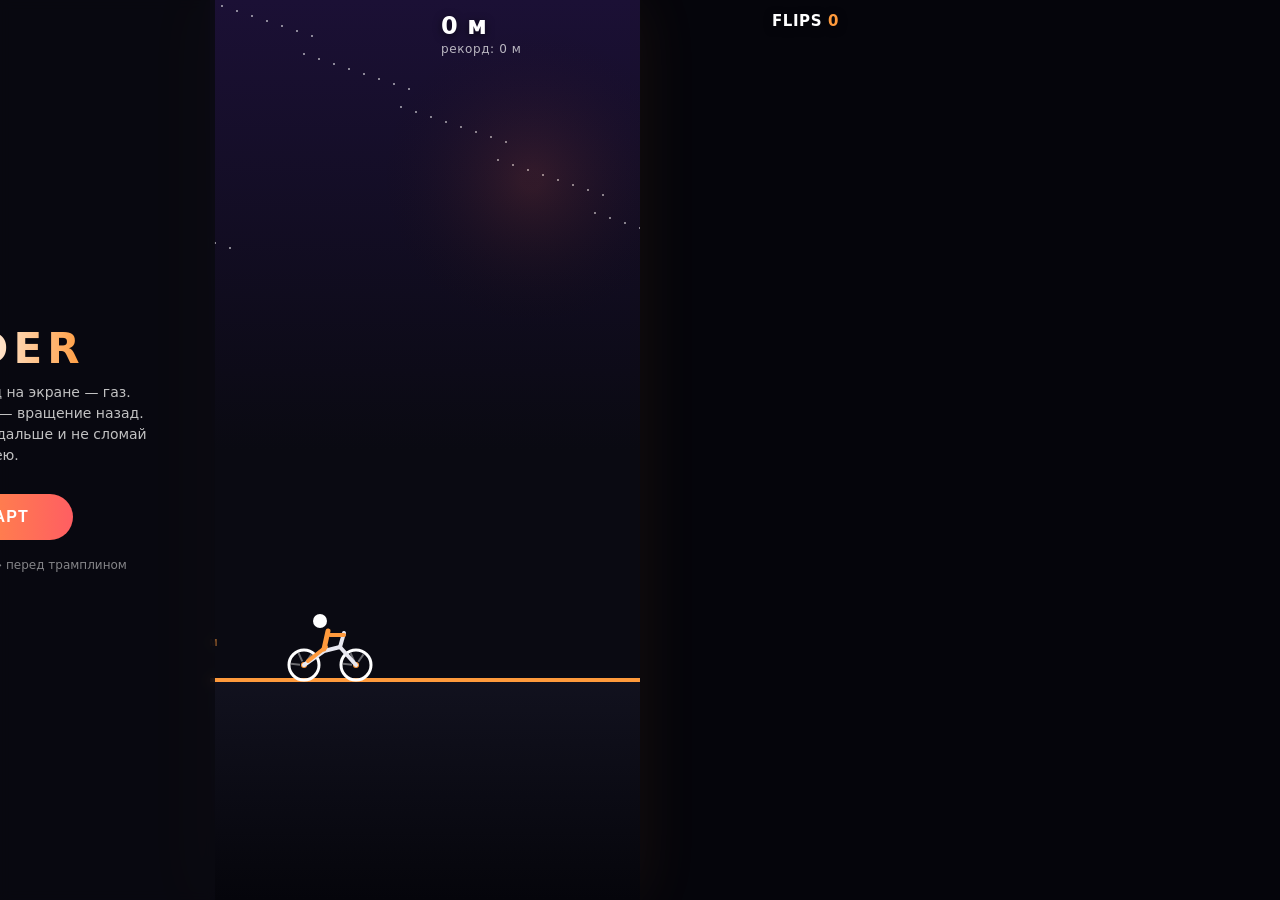
<file: rider/index.html>
<!DOCTYPE html>
<html lang="ru">
<head>
<meta charset="UTF-8">
<meta name="viewport" content="width=device-width, initial-scale=1.0, maximum-scale=1.0, user-scalable=no, viewport-fit=cover">
<meta name="apple-mobile-web-app-capable" content="yes">
<meta name="mobile-web-app-capable" content="yes">
<meta name="theme-color" content="#0a0a12">
<title>RIDER — гравитационный заезд</title>
<style>
  * { margin: 0; padding: 0; box-sizing: border-box; -webkit-tap-highlight-color: transparent; }
  html, body { height: 100%; overflow: hidden; }
  body {
    background: #0a0a12; color: #fff;
    font-family: 'Inter', system-ui, -apple-system, sans-serif;
    touch-action: none; user-select: none; -webkit-user-select: none;
  }
  #game { display: block; width: 100vw; height: 100vh; height: 100dvh; }

  .hud {
    position: fixed; top: 0; left: 0; right: 0;
    padding: calc(env(safe-area-inset-top, 0px) + 12px) 16px 0;
    display: flex; justify-content: space-between; align-items: flex-start;
    pointer-events: none; z-index: 5;
    font-weight: 600; font-size: 15px; letter-spacing: .04em;
  }
  .hud .stat { text-shadow: 0 2px 8px rgba(0,0,0,.6); }
  .hud .stat b { color: #ff9a3c; }
  #distance { font-size: 24px; }
  #best { font-size: 12px; opacity: .7; margin-top: 2px; font-weight: 400; }

  .overlay {
    position: fixed; inset: 0; z-index: 10;
    display: flex; flex-direction: column; align-items: center; justify-content: center;
    background: rgba(10, 10, 18, .82); backdrop-filter: blur(6px);
    text-align: center; padding: 24px;
  }
  .overlay.hidden { display: none; }
  .overlay h1 {
    font-size: 42px; letter-spacing: .12em; font-weight: 800; line-height: 1;
    background: linear-gradient(90deg, #fff 30%, #ff9a3c);
    -webkit-background-clip: text; background-clip: text;
    -webkit-text-fill-color: transparent;
  }
  .overlay h2 { font-size: 26px; letter-spacing: .1em; font-weight: 800; }
  .overlay p { margin-top: 12px; font-size: 14px; opacity: .75; max-width: 320px; line-height: 1.5; }
  .btn {
    margin-top: 28px; pointer-events: auto;
    padding: 14px 44px; border: none; border-radius: 999px;
    background: linear-gradient(90deg, #ff9a3c, #ff5e62);
    color: #fff; font-size: 16px; font-weight: 700; letter-spacing: .08em;
    cursor: pointer; transition: transform .15s ease;
  }
  .btn:active { transform: scale(.94); }
  .tip { margin-top: 18px; font-size: 12px; opacity: .5; }
  .crash-dist { font-size: 40px; font-weight: 800; color: #ff9a3c; margin-top: 8px; }
  @media (min-width: 700px) {
    body { display: flex; align-items: center; justify-content: center; background: #05050b; }
    #game, .overlay, .hud { max-width: 430px; left: 50%; transform: translateX(-50%); }
    #game { height: 100dvh !important; border-radius: 0; box-shadow: 0 0 60px rgba(255,154,60,.08); }
    .overlay { height: 100%; inset: 0; border-radius: 0; }
  }
</style>
</head>
<body>
<canvas id="game"></canvas>

<div class="hud">
  <div>
    <div class="stat" id="distance">0 м</div>
    <div id="best">рекорд: 0 м</div>
  </div>
  <div class="stat" id="flips">FLIPS <b>0</b></div>
</div>

<div class="overlay" id="menu">
  <h1>RIDER</h1>
  <p>Удерживай палец на экране — газ. Отпусти в воздухе — вращение назад. Проедь как можно дальше и не сломай шею.</p>
  <button class="btn" id="playBtn">СТАРТ</button>
  <div class="tip">Совет: тапни « газ » перед трамплином</div>
</div>

<div class="overlay hidden" id="crash">
  <h2>КРУШЕНИЕ</h2>
  <div class="crash-dist" id="crashDist">0 м</div>
  <p id="crashMsg"></p>
  <button class="btn" id="retryBtn">ЕЩЁ РАЗ</button>
</div>

<script src="game.js"></script>
</body>
</html>
</file>
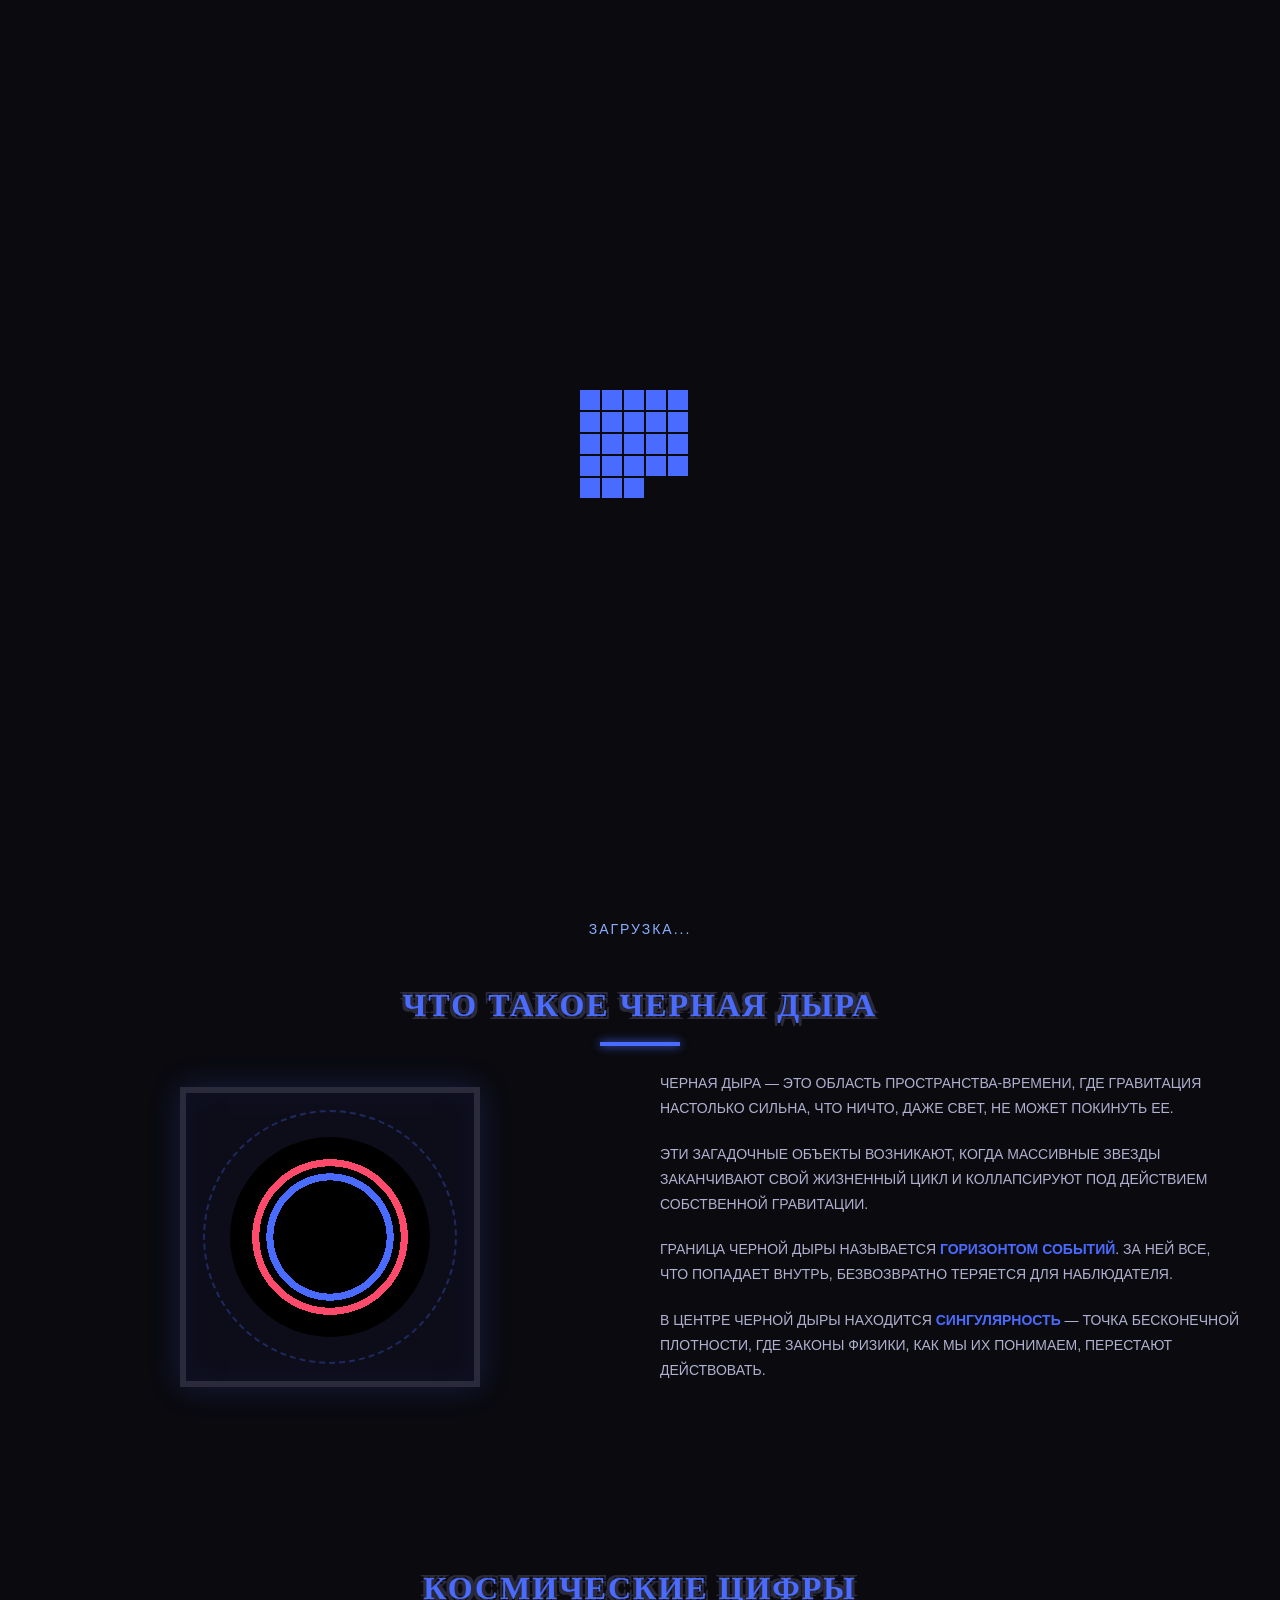
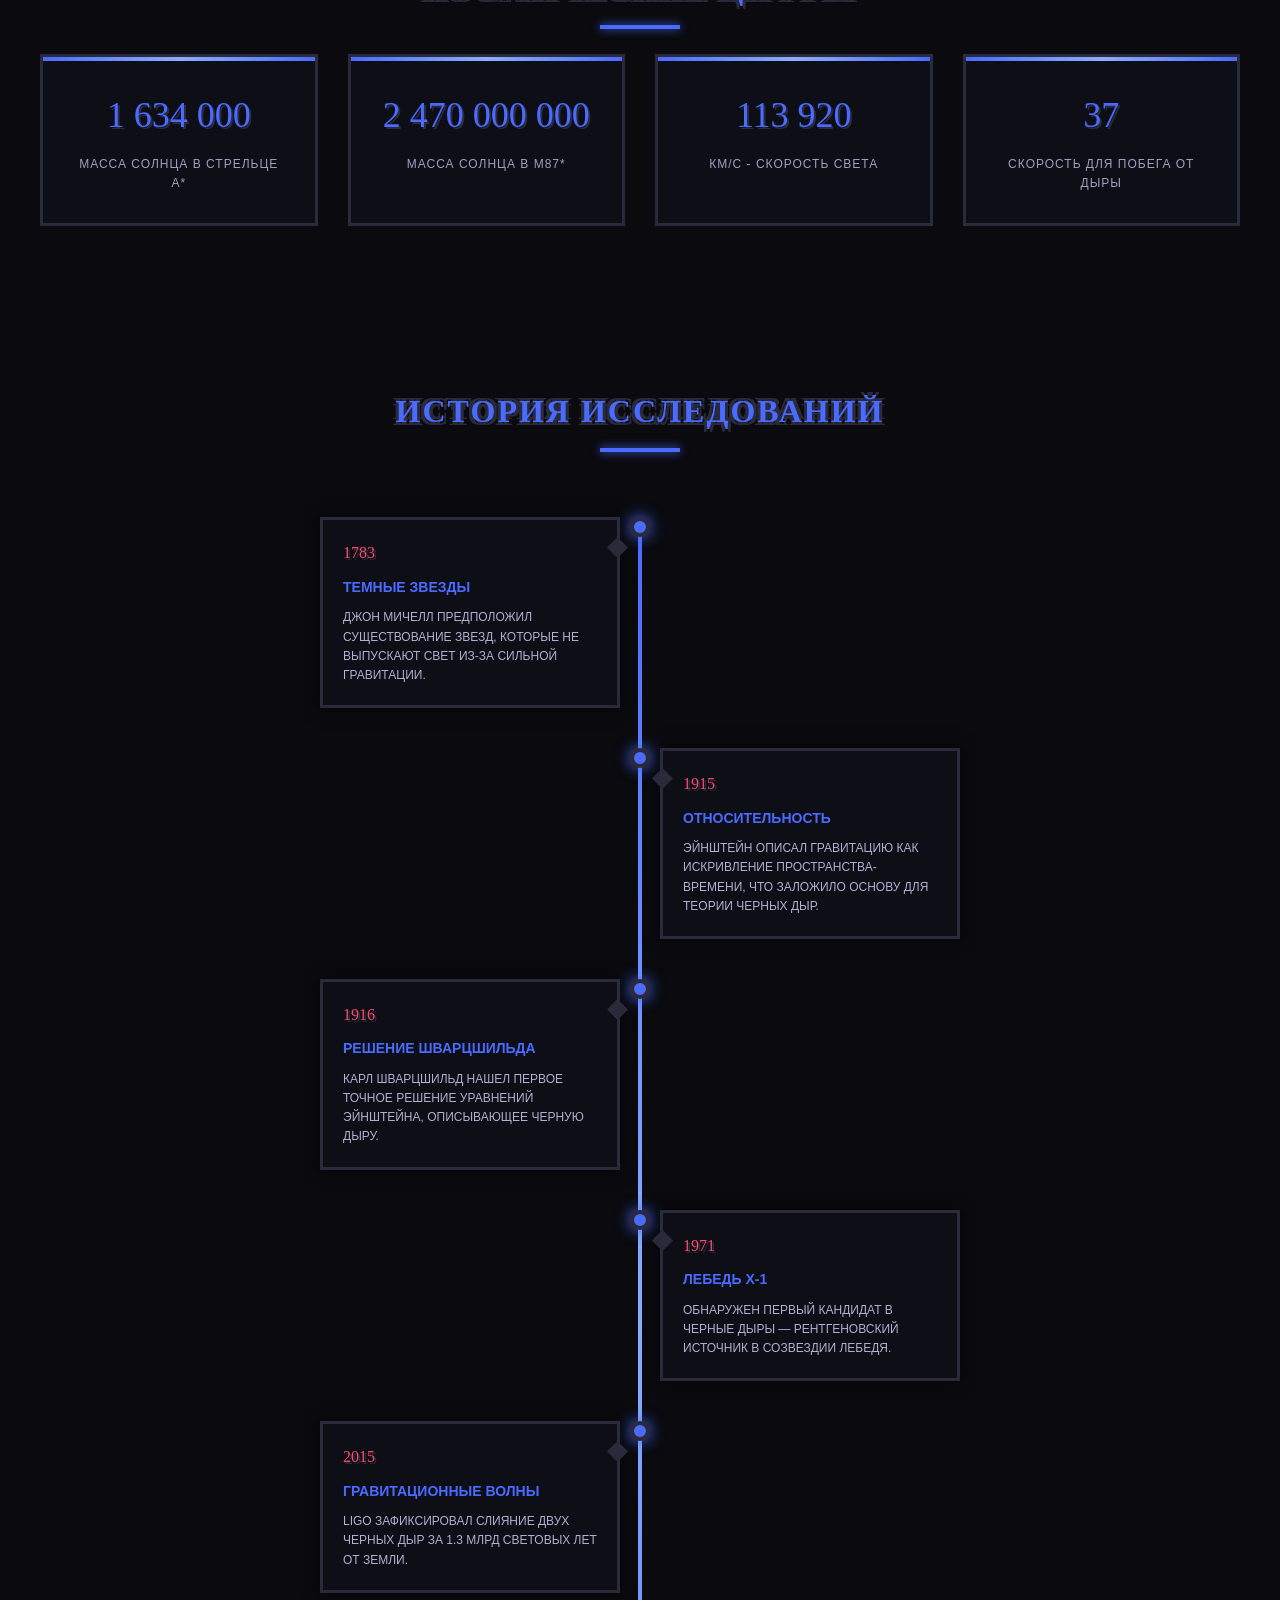
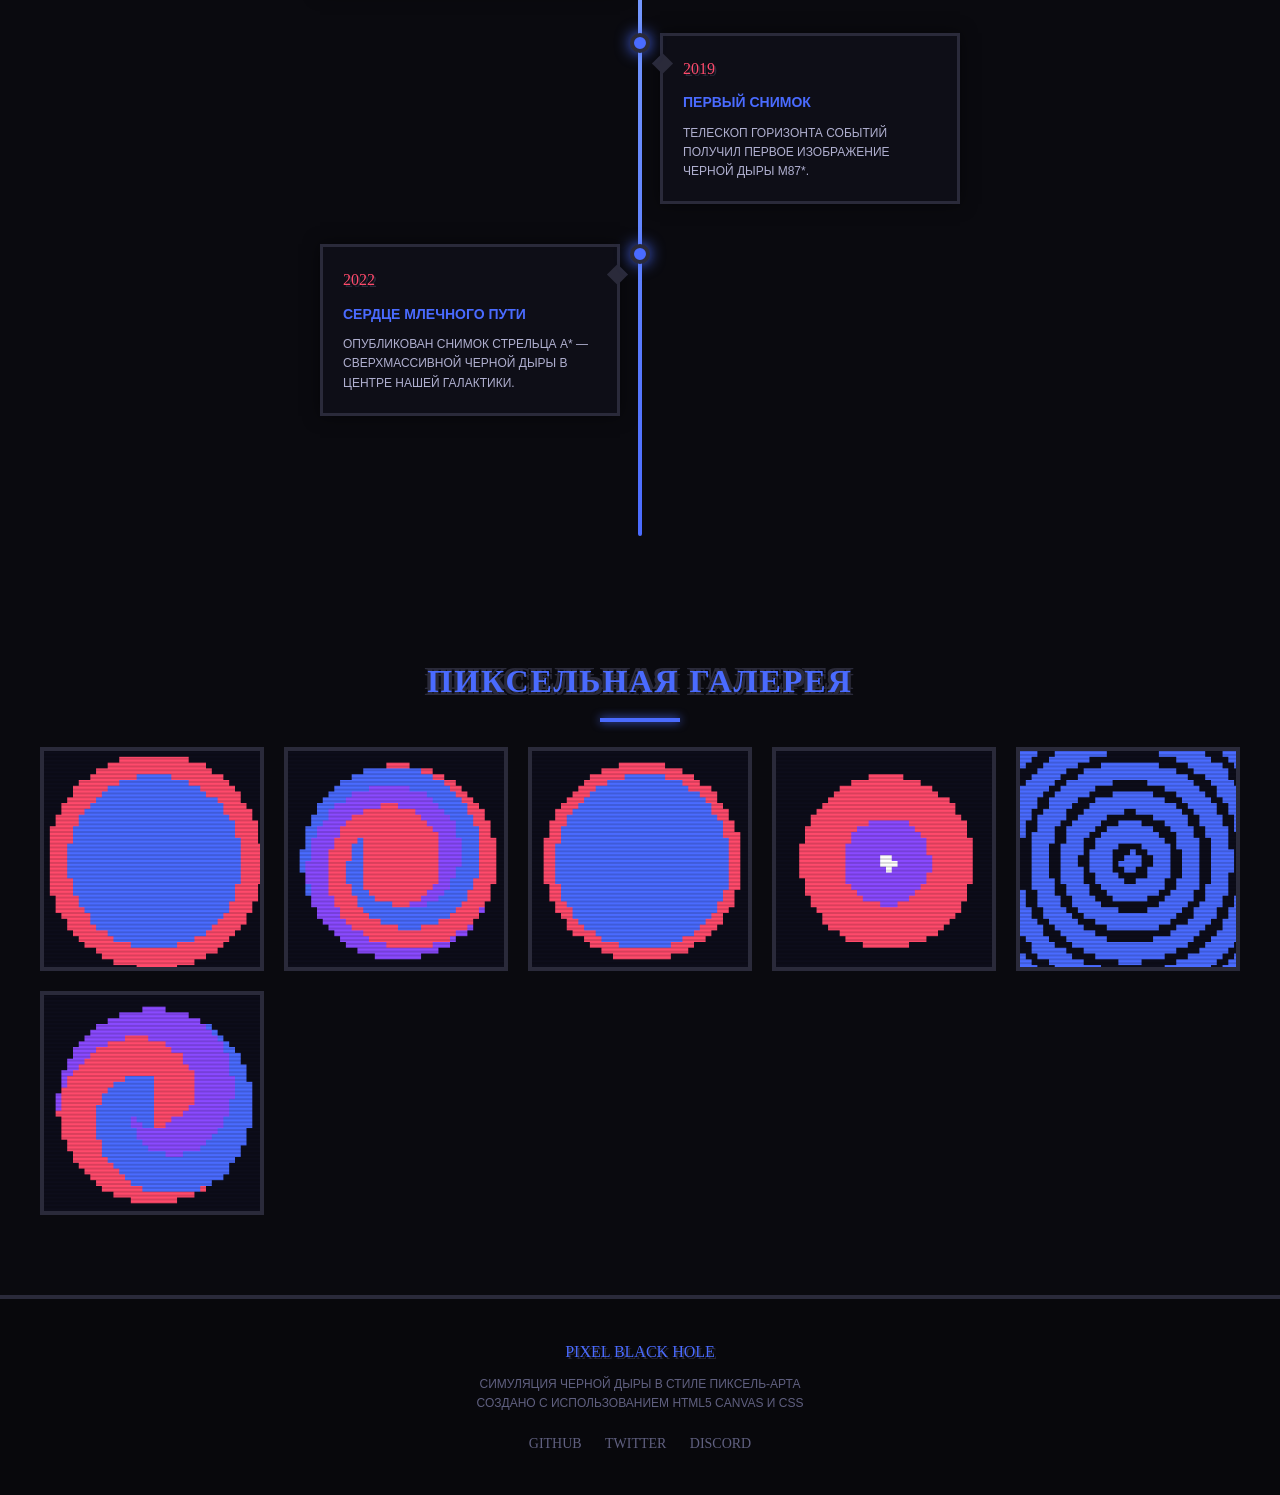
<file: pixel-blackhole.html>
<!DOCTYPE html>
<html lang="ru">
<head>
    <meta charset="UTF-8">
    <meta name="viewport" content="width=device-width, initial-scale=1.0">
    <title>PIXEL BLACK HOLE | Черная дыра в стиле пиксель-арта</title>
    <style>
        /* ===== RESET & BASE ===== */
        * {
            margin: 0;
            padding: 0;
            box-sizing: border-box;
        }

        html {
            scroll-behavior: smooth;
        }

        body {
            font-family: 'Press Start 2P', cursive;
            background: #0a0a0f;
            color: #e0e0e0;
            overflow-x: hidden;
            line-height: 1.6;
        }

        /* ===== GOOGLE FONTS ===== */
        @import url('https://fonts.googleapis.com/css2?family=Press+Start+2P&family=Orbitron:wght@400;700;900&display=swap');

        /* ===== PIXEL ART STYLES ===== */
        .pixel-border {
            border: 4px solid #2a2a3a;
            border-image: url('data:image/svg+xml,<svg xmlns="http://www.w3.org/2000/svg" viewBox="0 0 10 10"><rect width="10" height="10" fill="%232a2a3a"/></svg>') 4 round;
        }

        .pixel-glow {
            box-shadow: 
                0 0 10px rgba(100, 200, 255, 0.3),
                0 0 20px rgba(100, 200, 255, 0.2),
                inset 0 0 10px rgba(100, 200, 255, 0.1);
        }

        /* ===== LOADER ===== */
        .loader-container {
            position: fixed;
            top: 0;
            left: 0;
            width: 100%;
            height: 100%;
            background: #0a0a0f;
            display: flex;
            justify-content: center;
            align-items: center;
            z-index: 1000;
            transition: opacity 0.5s ease-out;
        }

        .loader-container.hidden {
            opacity: 0;
            pointer-events: none;
        }

        .pixel-loader {
            width: 120px;
            height: 120px;
            position: relative;
        }

        .pixel-loader .pixel {
            width: 20px;
            height: 20px;
            background: #4a6bff;
            position: absolute;
            animation: pixelPulse 1.5s infinite ease-in-out;
        }

        .pixel-loader .pixel:nth-child(1) { top: 0; left: 0; animation-delay: 0s; }
        .pixel-loader .pixel:nth-child(2) { top: 0; left: 22px; animation-delay: 0.1s; }
        .pixel-loader .pixel:nth-child(3) { top: 0; left: 44px; animation-delay: 0.2s; }
        .pixel-loader .pixel:nth-child(4) { top: 0; left: 66px; animation-delay: 0.3s; }
        .pixel-loader .pixel:nth-child(5) { top: 0; left: 88px; animation-delay: 0.4s; }
        .pixel-loader .pixel:nth-child(6) { top: 22px; left: 0; animation-delay: 0.5s; }
        .pixel-loader .pixel:nth-child(7) { top: 22px; left: 22px; animation-delay: 0.6s; }
        .pixel-loader .pixel:nth-child(8) { top: 22px; left: 44px; animation-delay: 0.7s; }
        .pixel-loader .pixel:nth-child(9) { top: 22px; left: 66px; animation-delay: 0.8s; }
        .pixel-loader .pixel:nth-child(10) { top: 22px; left: 88px; animation-delay: 0.9s; }
        .pixel-loader .pixel:nth-child(11) { top: 44px; left: 0; animation-delay: 1.0s; }
        .pixel-loader .pixel:nth-child(12) { top: 44px; left: 22px; animation-delay: 1.1s; }
        .pixel-loader .pixel:nth-child(13) { top: 44px; left: 44px; animation-delay: 1.2s; }
        .pixel-loader .pixel:nth-child(14) { top: 44px; left: 66px; animation-delay: 1.3s; }
        .pixel-loader .pixel:nth-child(15) { top: 44px; left: 88px; animation-delay: 1.4s; }
        .pixel-loader .pixel:nth-child(16) { top: 66px; left: 0; animation-delay: 1.5s; }
        .pixel-loader .pixel:nth-child(17) { top: 66px; left: 22px; animation-delay: 0s; }
        .pixel-loader .pixel:nth-child(18) { top: 66px; left: 44px; animation-delay: 0.1s; }
        .pixel-loader .pixel:nth-child(19) { top: 66px; left: 66px; animation-delay: 0.2s; }
        .pixel-loader .pixel:nth-child(20) { top: 66px; left: 88px; animation-delay: 0.3s; }
        .pixel-loader .pixel:nth-child(21) { top: 88px; left: 0; animation-delay: 0.4s; }
        .pixel-loader .pixel:nth-child(22) { top: 88px; left: 22px; animation-delay: 0.5s; }
        .pixel-loader .pixel:nth-child(23) { top: 88px; left: 44px; animation-delay: 0.6s; }
        .pixel-loader .pixel:nth-child(24) { top: 88px; left: 66px; animation-delay: 0.7s; }
        .pixel-loader .pixel:nth-child(25) { top: 88px; left: 88px; animation-delay: 0.8s; }

        @keyframes pixelPulse {
            0%, 100% { opacity: 0.3; transform: scale(1); }
            50% { opacity: 1; transform: scale(1.1); background: #8aafff; }
        }

        .loader-text {
            position: absolute;
            bottom: -40px;
            font-family: 'Orbitron', sans-serif;
            font-size: 14px;
            color: #8aafff;
            letter-spacing: 2px;
            text-transform: uppercase;
            animation: textBlink 1s infinite;
        }

        @keyframes textBlink {
            0%, 100% { opacity: 1; }
            50% { opacity: 0.5; }
        }

        /* ===== HEADER ===== */
        header {
            position: fixed;
            top: 0;
            left: 0;
            right: 0;
            z-index: 100;
            padding: 20px 40px;
            display: flex;
            justify-content: space-between;
            align-items: center;
            background: linear-gradient(180deg, rgba(10,10,15,0.95) 0%, rgba(10,10,15,0.8) 100%);
            backdrop-filter: blur(10px);
        }

        .logo {
            font-family: 'Press Start 2P', cursive;
            font-size: 18px;
            color: #4a6bff;
            text-shadow: 
                2px 2px 0 #2a2a3a,
                -2px -2px 0 #2a2a3a,
                2px -2px 0 #2a2a3a,
                -2px 2px 0 #2a2a3a;
            letter-spacing: 2px;
        }

        .logo span {
            color: #ff4a6b;
        }

        nav a {
            font-family: 'Orbitron', sans-serif;
            font-size: 12px;
            color: #a0a0c0;
            text-decoration: none;
            margin-left: 30px;
            padding: 8px 12px;
            border: 2px solid #2a2a3a;
            border-radius: 4px;
            transition: all 0.3s ease;
            text-transform: uppercase;
            letter-spacing: 1px;
        }

        nav a:hover {
            color: #4a6bff;
            border-color: #4a6bff;
            background: rgba(74, 107, 255, 0.1);
            box-shadow: 
                0 0 10px rgba(74, 107, 255, 0.3),
                inset 0 0 10px rgba(74, 107, 255, 0.1);
        }

        /* ===== HERO SECTION ===== */
        .hero {
            min-height: 100vh;
            display: flex;
            flex-direction: column;
            justify-content: center;
            align-items: center;
            padding: 100px 40px 60px;
            position: relative;
            overflow: hidden;
            background: radial-gradient(ellipse at center, #0d0d1a 0%, #0a0a0f 100%);
        }

        .hero::before {
            content: '';
            position: absolute;
            top: 0;
            left: 0;
            right: 0;
            bottom: 0;
            background: 
                radial-gradient(circle at 20% 80%, rgba(74, 107, 255, 0.1) 0%, transparent 50%),
                radial-gradient(circle at 80% 20%, rgba(255, 74, 107, 0.1) 0%, transparent 50%),
                radial-gradient(circle at 50% 50%, rgba(100, 200, 255, 0.05) 0%, transparent 70%);
            pointer-events: none;
        }

        /* ===== PIXEL BLACK HOLE CANVAS ===== */
        .blackhole-container {
            width: 400px;
            height: 400px;
            position: relative;
            margin-bottom: 40px;
        }

        #pixelBlackhole {
            width: 100%;
            height: 100%;
            background: #0d0d1a;
            border: 8px solid #2a2a3a;
            border-radius: 8px;
            box-shadow: 
                0 0 30px rgba(0, 0, 0, 0.5),
                inset 0 0 30px rgba(74, 107, 255, 0.1);
        }

        .scanlines {
            position: absolute;
            top: 0;
            left: 0;
            width: 100%;
            height: 100%;
            background: repeating-linear-gradient(
                0deg,
                rgba(0, 0, 0, 0.1) 0px,
                rgba(0, 0, 0, 0.1) 1px,
                transparent 1px,
                transparent 2px
            );
            pointer-events: none;
            opacity: 0.3;
            animation: scanlinesMove 4s linear infinite;
        }

        @keyframes scanlinesMove {
            0% { transform: translateY(0); }
            100% { transform: translateY(4px); }
        }

        .hero-title {
            font-family: 'Press Start 2P', cursive;
            font-size: 48px;
            text-align: center;
            color: #ffffff;
            text-shadow: 
                4px 4px 0 #2a2a3a,
                -4px -4px 0 #2a2a3a,
                4px -4px 0 #2a2a3a,
                -4px 4px 0 #2a2a3a,
                0 0 20px rgba(74, 107, 255, 0.5);
            letter-spacing: 4px;
            line-height: 1.2;
            margin-bottom: 20px;
            animation: titleGlow 3s ease-in-out infinite alternate;
        }

        @keyframes titleGlow {
            0% { text-shadow: 4px 4px 0 #2a2a3a, -4px -4px 0 #2a2a3a, 4px -4px 0 #2a2a3a, -4px 4px 0 #2a2a3a, 0 0 20px rgba(74, 107, 255, 0.5); }
            100% { text-shadow: 4px 4px 0 #2a2a3a, -4px -4px 0 #2a2a3a, 4px -4px 0 #2a2a3a, -4px 4px 0 #2a2a3a, 0 0 40px rgba(74, 107, 255, 0.8), 0 0 60px rgba(255, 74, 107, 0.3); }
        }

        .hero-subtitle {
            font-family: 'Orbitron', sans-serif;
            font-size: 18px;
            color: #a0a0c0;
            text-align: center;
            text-transform: uppercase;
            letter-spacing: 2px;
            margin-bottom: 40px;
            position: relative;
        }

        .hero-subtitle::after {
            content: '';
            position: absolute;
            bottom: -10px;
            left: 50%;
            transform: translateX(-50%);
            width: 100px;
            height: 4px;
            background: linear-gradient(90deg, transparent, #4a6bff, transparent);
            animation: linePulse 2s ease-in-out infinite;
        }

        @keyframes linePulse {
            0%, 100% { opacity: 1; width: 100px; }
            50% { opacity: 0.5; width: 150px; }
        }

        .cta-button {
            font-family: 'Press Start 2P', cursive;
            font-size: 16px;
            color: #0a0a0f;
            background: linear-gradient(135deg, #4a6bff, #8aafff, #4a6bff);
            border: none;
            padding: 16px 32px;
            cursor: pointer;
            position: relative;
            overflow: hidden;
            transition: all 0.3s ease;
            text-decoration: none;
            display: inline-block;
            text-transform: uppercase;
            letter-spacing: 2px;
            box-shadow: 
                0 0 20px rgba(74, 107, 255, 0.3),
                4px 4px 0 #2a2a3a;
        }

        .cta-button:hover {
            transform: translateY(-2px);
            box-shadow: 
                0 0 40px rgba(74, 107, 255, 0.5),
                6px 6px 0 #2a2a3a;
        }

        .cta-button::active {
            transform: translateY(0);
            box-shadow: 
                0 0 20px rgba(74, 107, 255, 0.3),
                2px 2px 0 #2a2a3a;
        }

        /* ===== SECTIONS ===== */
        section {
            padding: 80px 40px;
            position: relative;
        }

        .container {
            max-width: 1200px;
            margin: 0 auto;
        }

        .section-title {
            font-family: 'Press Start 2P', cursive;
            font-size: 32px;
            color: #4a6bff;
            text-align: center;
            margin-bottom: 40px;
            text-shadow: 
                3px 3px 0 #2a2a3a,
                -3px -3px 0 #2a2a3a,
                3px -3px 0 #2a2a3a,
                -3px 3px 0 #2a2a3a;
            letter-spacing: 2px;
            position: relative;
        }

        .section-title::after {
            content: '';
            position: absolute;
            bottom: -15px;
            left: 50%;
            transform: translateX(-50%);
            width: 80px;
            height: 4px;
            background: #4a6bff;
            box-shadow: 0 0 10px #4a6bff;
        }

        /* ===== ABOUT SECTION ===== */
        .about-content {
            display: grid;
            grid-template-columns: 1fr 1fr;
            gap: 40px;
            align-items: center;
        }

        .pixel-art-blackhole {
            width: 300px;
            height: 300px;
            background: #0d0d1a;
            border: 6px solid #2a2a3a;
            position: relative;
            margin: 0 auto;
            box-shadow: 
                0 0 30px rgba(74, 107, 255, 0.2),
                inset 0 0 30px rgba(74, 107, 255, 0.05);
        }

        .pixel-art-blackhole::before {
            content: '';
            position: absolute;
            top: 50%;
            left: 50%;
            transform: translate(-50%, -50%);
            width: 200px;
            height: 200px;
            background: radial-gradient(
                circle,
                #000 0%,
                #000 40%,
                #4a6bff 40%,
                #4a6bff 45%,
                #000 45%,
                #000 50%,
                #ff4a6b 50%,
                #ff4a6b 55%,
                #000 55%
            );
            border-radius: 50%;
            animation: blackholeSpin 20s linear infinite;
        }

        @keyframes blackholeSpin {
            0% { transform: translate(-50%, -50%) rotate(0deg); }
            100% { transform: translate(-50%, -50%) rotate(360deg); }
        }

        .pixel-art-blackhole::after {
            content: '';
            position: absolute;
            top: 50%;
            left: 50%;
            transform: translate(-50%, -50%);
            width: 250px;
            height: 250px;
            border: 2px dashed rgba(74, 107, 255, 0.3);
            border-radius: 50%;
            animation: blackholeSpin 15s linear infinite reverse;
        }

        .about-text {
            font-family: 'Orbitron', sans-serif;
            font-size: 14px;
            line-height: 1.8;
            color: #b0b0d0;
        }

        .about-text p {
            margin-bottom: 20px;
        }

        .highlight {
            color: #4a6bff;
            font-weight: bold;
        }

        /* ===== STATS SECTION ===== */
        .stats-grid {
            display: grid;
            grid-template-columns: repeat(auto-fit, minmax(250px, 1fr));
            gap: 30px;
            margin-top: 40px;
        }

        .stat-card {
            background: rgba(15, 15, 25, 0.8);
            border: 3px solid #2a2a3a;
            padding: 30px;
            text-align: center;
            position: relative;
            overflow: hidden;
            transition: all 0.3s ease;
        }

        .stat-card:hover {
            transform: translateY(-5px);
            border-color: #4a6bff;
            box-shadow: 
                0 0 20px rgba(74, 107, 255, 0.2),
                inset 0 0 20px rgba(74, 107, 255, 0.05);
        }

        .stat-card::before {
            content: '';
            position: absolute;
            top: 0;
            left: 0;
            right: 0;
            height: 4px;
            background: linear-gradient(90deg, #4a6bff, #8aafff, #4a6bff);
            animation: statLine 3s ease-in-out infinite;
        }

        @keyframes statLine {
            0%, 100% { opacity: 1; transform: translateX(0); }
            50% { opacity: 0.5; transform: translateX(50px); }
        }

        .stat-value {
            font-family: 'Press Start 2P', cursive;
            font-size: 36px;
            color: #4a6bff;
            margin-bottom: 10px;
            text-shadow: 2px 2px 0 #2a2a3a;
        }

        .stat-label {
            font-family: 'Orbitron', sans-serif;
            font-size: 12px;
            color: #a0a0c0;
            text-transform: uppercase;
            letter-spacing: 1px;
        }

        /* ===== TIMELINE SECTION ===== */
        .timeline {
            position: relative;
            max-width: 800px;
            margin: 0 auto;
            padding: 40px 0;
        }

        .timeline::before {
            content: '';
            position: absolute;
            left: 50%;
            transform: translateX(-50%);
            width: 4px;
            height: 100%;
            background: linear-gradient(180deg, #4a6bff, #8aafff, #4a6bff);
            border-radius: 2px;
        }

        .timeline-item {
            display: flex;
            justify-content: flex-end;
            padding-right: 50%;
            position: relative;
            margin-bottom: 40px;
        }

        .timeline-item:nth-child(even) {
            justify-content: flex-start;
            padding-right: 0;
            padding-left: 50%;
        }

        .timeline-dot {
            position: absolute;
            left: 50%;
            transform: translateX(-50%);
            width: 20px;
            height: 20px;
            background: #4a6bff;
            border: 4px solid #2a2a3a;
            border-radius: 50%;
            z-index: 10;
            box-shadow: 0 0 15px #4a6bff;
            animation: dotPulse 2s ease-in-out infinite;
        }

        @keyframes dotPulse {
            0%, 100% { box-shadow: 0 0 15px #4a6bff; transform: translateX(-50%) scale(1); }
            50% { box-shadow: 0 0 30px #8aafff; transform: translateX(-50%) scale(1.1); }
        }

        .timeline-content {
            background: rgba(15, 15, 25, 0.8);
            border: 3px solid #2a2a3a;
            padding: 20px;
            margin-right: 20px;
            position: relative;
            max-width: 300px;
            box-shadow: 0 0 15px rgba(0, 0, 0, 0.5);
        }

        .timeline-item:nth-child(even) .timeline-content {
            margin-right: 0;
            margin-left: 20px;
        }

        .timeline-content::before {
            content: '';
            position: absolute;
            top: 20px;
            width: 15px;
            height: 15px;
            background: #2a2a3a;
            transform: rotate(45deg);
        }

        .timeline-item:nth-child(odd) .timeline-content::before {
            right: -8px;
        }

        .timeline-item:nth-child(even) .timeline-content::before {
            left: -8px;
        }

        .timeline-year {
            font-family: 'Press Start 2P', cursive;
            font-size: 16px;
            color: #ff4a6b;
            margin-bottom: 10px;
            text-shadow: 2px 2px 0 #2a2a3a;
        }

        .timeline-title {
            font-family: 'Orbitron', sans-serif;
            font-size: 14px;
            color: #4a6bff;
            margin-bottom: 10px;
            font-weight: bold;
        }

        .timeline-text {
            font-family: 'Orbitron', sans-serif;
            font-size: 12px;
            color: #b0b0d0;
            line-height: 1.6;
        }

        /* ===== GALLERY SECTION ===== */
        .gallery {
            display: grid;
            grid-template-columns: repeat(auto-fit, minmax(200px, 1fr));
            gap: 20px;
            margin-top: 40px;
        }

        .gallery-item {
            aspect-ratio: 1;
            background: #0d0d1a;
            border: 4px solid #2a2a3a;
            position: relative;
            overflow: hidden;
            cursor: pointer;
            transition: all 0.3s ease;
        }

        .gallery-item:hover {
            transform: scale(1.05);
            border-color: #4a6bff;
            box-shadow: 0 0 20px rgba(74, 107, 255, 0.3);
        }

        .gallery-item canvas {
            width: 100%;
            height: 100%;
        }

        .gallery-item::after {
            content: attr(data-title);
            position: absolute;
            bottom: 0;
            left: 0;
            right: 0;
            padding: 10px;
            background: linear-gradient(transparent, rgba(0, 0, 0, 0.8));
            font-family: 'Orbitron', sans-serif;
            font-size: 10px;
            color: #ffffff;
            text-align: center;
            opacity: 0;
            transition: opacity 0.3s ease;
        }

        .gallery-item:hover::after {
            opacity: 1;
        }

        /* ===== FOOTER ===== */
        footer {
            background: #08080c;
            padding: 40px;
            text-align: center;
            border-top: 4px solid #2a2a3a;
        }

        .footer-content {
            font-family: 'Orbitron', sans-serif;
            font-size: 12px;
            color: #606080;
        }

        .footer-logo {
            font-family: 'Press Start 2P', cursive;
            font-size: 16px;
            color: #4a6bff;
            margin-bottom: 10px;
            text-shadow: 2px 2px 0 #2a2a3a;
        }

        .social-links {
            margin-top: 20px;
        }

        .social-links a {
            font-family: 'Press Start 2P', cursive;
            font-size: 14px;
            color: #606080;
            text-decoration: none;
            margin: 0 10px;
            transition: all 0.3s ease;
        }

        .social-links a:hover {
            color: #4a6bff;
            text-shadow: 0 0 10px #4a6bff;
        }

        /* ===== RESPONSIVE ===== */
        @media (max-width: 768px) {
            .hero {
                padding: 100px 20px 60px;
            }

            .hero-title {
                font-size: 32px;
            }

            .blackhole-container {
                width: 300px;
                height: 300px;
            }

            .about-content {
                grid-template-columns: 1fr;
                gap: 20px;
            }

            .pixel-art-blackhole {
                width: 250px;
                height: 250px;
            }

            .timeline::before {
                left: 20px;
            }

            .timeline-item,
            .timeline-item:nth-child(even) {
                justify-content: flex-start;
                padding-left: 60px;
                padding-right: 0;
            }

            .timeline-dot {
                left: 20px;
            }

            .timeline-content,
            .timeline-item:nth-child(even) .timeline-content {
                margin-left: 0;
                margin-right: 0;
                max-width: 100%;
            }

            .timeline-content::before,
            .timeline-item:nth-child(even) .timeline-content::before {
                left: -8px;
                right: auto;
            }

            header {
                padding: 15px 20px;
            }

            nav a {
                font-size: 10px;
                margin-left: 15px;
                padding: 6px 8px;
            }

            .logo {
                font-size: 14px;
            }
        }

        /* ===== SCROLLBAR STYLING ===== */
        ::-webkit-scrollbar {
            width: 12px;
        }

        ::-webkit-scrollbar-track {
            background: #0d0d1a;
        }

        ::-webkit-scrollbar-thumb {
            background: #2a2a3a;
            border-radius: 6px;
        }

        ::-webkit-scrollbar-thumb:hover {
            background: #4a6bff;
        }

        /* ===== SELECTION STYLING ===== */
        ::selection {
            background: #4a6bff;
            color: #ffffff;
        }

        /* ===== ANIMATION FOR REVEAL ON SCROLL ===== */
        .reveal {
            opacity: 0;
            transform: translateY(30px);
            transition: all 0.6s cubic-bezier(0.4, 0, 0.2, 1);
        }

        .reveal.visible {
            opacity: 1;
            transform: translateY(0);
        }

        /* ===== FLOATING PARTICLES ===== */
        .particles {
            position: fixed;
            top: 0;
            left: 0;
            width: 100%;
            height: 100%;
            pointer-events: none;
            z-index: -1;
            overflow: hidden;
        }

        .particle {
            position: absolute;
            width: 4px;
            height: 4px;
            background: rgba(74, 107, 255, 0.6);
            border-radius: 50%;
            animation: float 15s infinite linear;
            opacity: 0.6;
        }

        @keyframes float {
            0% {
                transform: translateY(100vh) rotate(0deg);
                opacity: 0;
            }
            10% {
                opacity: 0.6;
            }
            90% {
                opacity: 0.6;
            }
            100% {
                transform: translateY(-100px) rotate(720deg);
                opacity: 0;
            }
        }
    </style>
</head>
<body>
    <!-- LOADER -->
    <div class="loader-container" id="loader">
        <div class="pixel-loader">
            <div class="pixel"></div>
            <div class="pixel"></div>
            <div class="pixel"></div>
            <div class="pixel"></div>
            <div class="pixel"></div>
            <div class="pixel"></div>
            <div class="pixel"></div>
            <div class="pixel"></div>
            <div class="pixel"></div>
            <div class="pixel"></div>
            <div class="pixel"></div>
            <div class="pixel"></div>
            <div class="pixel"></div>
            <div class="pixel"></div>
            <div class="pixel"></div>
            <div class="pixel"></div>
            <div class="pixel"></div>
            <div class="pixel"></div>
            <div class="pixel"></div>
            <div class="pixel"></div>
            <div class="pixel"></div>
            <div class="pixel"></div>
            <div class="pixel"></div>
        </div>
        <div class="loader-text">ЗАГРУЗКА...</div>
    </div>

    <!-- PARTICLES -->
    <div class="particles" id="particles"></div>

    <!-- HEADER -->
    <header>
        <div class="logo">PIXEL <span>BLACK HOLE</span></div>
        <nav>
            <a href="#about">ОБ ИГРЕ</a>
            <a href="#stats">ЦИФРЫ</a>
            <a href="#timeline">ИСТОРИЯ</a>
            <a href="#gallery">ГАЛЕРЕЯ</a>
        </nav>
    </header>

    <!-- HERO SECTION -->
    <section class="hero">
        <div class="blackhole-container">
            <canvas id="pixelBlackhole"></canvas>
            <div class="scanlines"></div>
        </div>
        <h1 class="hero-title">ЧЕРНАЯ<br>ДЫРА</h1>
        <p class="hero-subtitle">СИМУЛЯЦИЯ В СТИЛЕ ПИКСЕЛЬ-АРТА</p>
        <a href="#about" class="cta-button">НАЧАТЬ ПУТЕШЕСТВИЕ</a>
    </section>

    <!-- ABOUT SECTION -->
    <section id="about" class="reveal">
        <div class="container">
            <h2 class="section-title">ЧТО ТАКОЕ ЧЕРНАЯ ДЫРА</h2>
            <div class="about-content">
                <div class="pixel-art-blackhole"></div>
                <div class="about-text">
                    <p>ЧЕРНАЯ ДЫРА — ЭТО ОБЛАСТЬ ПРОСТРАНСТВА-ВРЕМЕНИ, ГДЕ ГРАВИТАЦИЯ НАСТОЛЬКО СИЛЬНА, ЧТО НИЧТО, ДАЖЕ СВЕТ, НЕ МОЖЕТ ПОКИНУТЬ ЕЕ.</p>
                    <p>ЭТИ ЗАГАДОЧНЫЕ ОБЪЕКТЫ ВОЗНИКАЮТ, КОГДА МАССИВНЫЕ ЗВЕЗДЫ ЗАКАНЧИВАЮТ СВОЙ ЖИЗНЕННЫЙ ЦИКЛ И КОЛЛАПСИРУЮТ ПОД ДЕЙСТВИЕМ СОБСТВЕННОЙ ГРАВИТАЦИИ.</p>
                    <p>ГРАНИЦА ЧЕРНОЙ ДЫРЫ НАЗЫВАЕТСЯ <span class="highlight">ГОРИЗОНТОМ СОБЫТИЙ</span>. ЗА НЕЙ ВСЕ, ЧТО ПОПАДАЕТ ВНУТРЬ, БЕЗВОЗВРАТНО ТЕРЯЕТСЯ ДЛЯ НАБЛЮДАТЕЛЯ.</p>
                    <p>В ЦЕНТРЕ ЧЕРНОЙ ДЫРЫ НАХОДИТСЯ <span class="highlight">СИНГУЛЯРНОСТЬ</span> — ТОЧКА БЕСКОНЕЧНОЙ ПЛОТНОСТИ, ГДЕ ЗАКОНЫ ФИЗИКИ, КАК МЫ ИХ ПОНИМАЕМ, ПЕРЕСТАЮТ ДЕЙСТВОВАТЬ.</p>
                </div>
            </div>
        </div>
    </section>

    <!-- STATS SECTION -->
    <section id="stats" class="reveal">
        <div class="container">
            <h2 class="section-title">КОСМИЧЕСКИЕ ЦИФРЫ</h2>
            <div class="stats-grid">
                <div class="stat-card reveal">
                    <div class="stat-value" data-target="4300000">0</div>
                    <div class="stat-label">МАССА СОЛНЦА В СТРЕЛЬЦЕ A*</div>
                </div>
                <div class="stat-card reveal">
                    <div class="stat-value" data-target="6500000000">0</div>
                    <div class="stat-label">МАССА СОЛНЦА В M87*</div>
                </div>
                <div class="stat-card reveal">
                    <div class="stat-value" data-target="299792">0</div>
                    <div class="stat-label">КМ/С - СКОРОСТЬ СВЕТА</div>
                </div>
                <div class="stat-card reveal">
                    <div class="stat-value" data-target="99">0%</div>
                    <div class="stat-label">СКОРОСТЬ ДЛЯ ПОБЕГА ОТ ДЫРЫ</div>
                </div>
            </div>
        </div>
    </section>

    <!-- TIMELINE SECTION -->
    <section id="timeline" class="reveal">
        <div class="container">
            <h2 class="section-title">ИСТОРИЯ ИССЛЕДОВАНИЙ</h2>
            <div class="timeline">
                <div class="timeline-item reveal">
                    <div class="timeline-dot"></div>
                    <div class="timeline-content">
                        <div class="timeline-year">1783</div>
                        <div class="timeline-title">ТЕМНЫЕ ЗВЕЗДЫ</div>
                        <div class="timeline-text">ДЖОН МИЧЕЛЛ ПРЕДПОЛОЖИЛ СУЩЕСТВОВАНИЕ ЗВЕЗД, КОТОРЫЕ НЕ ВЫПУСКАЮТ СВЕТ ИЗ-ЗА СИЛЬНОЙ ГРАВИТАЦИИ.</div>
                    </div>
                </div>
                <div class="timeline-item reveal">
                    <div class="timeline-dot"></div>
                    <div class="timeline-content">
                        <div class="timeline-year">1915</div>
                        <div class="timeline-title">ОТНОСИТЕЛЬНОСТЬ</div>
                        <div class="timeline-text">ЭЙНШТЕЙН ОПИСАЛ ГРАВИТАЦИЮ КАК ИСКРИВЛЕНИЕ ПРОСТРАНСТВА-ВРЕМЕНИ, ЧТО ЗАЛОЖИЛО ОСНОВУ ДЛЯ ТЕОРИИ ЧЕРНЫХ ДЫР.</div>
                    </div>
                </div>
                <div class="timeline-item reveal">
                    <div class="timeline-dot"></div>
                    <div class="timeline-content">
                        <div class="timeline-year">1916</div>
                        <div class="timeline-title">РЕШЕНИЕ ШВАРЦШИЛЬДА</div>
                        <div class="timeline-text">КАРЛ ШВАРЦШИЛЬД НАШЕЛ ПЕРВОЕ ТОЧНОЕ РЕШЕНИЕ УРАВНЕНИЙ ЭЙНШТЕЙНА, ОПИСЫВАЮЩЕЕ ЧЕРНУЮ ДЫРУ.</div>
                    </div>
                </div>
                <div class="timeline-item reveal">
                    <div class="timeline-dot"></div>
                    <div class="timeline-content">
                        <div class="timeline-year">1971</div>
                        <div class="timeline-title">ЛЕБЕДЬ X-1</div>
                        <div class="timeline-text">ОБНАРУЖЕН ПЕРВЫЙ КАНДИДАТ В ЧЕРНЫЕ ДЫРЫ — РЕНТГЕНОВСКИЙ ИСТОЧНИК В СОЗВЕЗДИИ ЛЕБЕДЯ.</div>
                    </div>
                </div>
                <div class="timeline-item reveal">
                    <div class="timeline-dot"></div>
                    <div class="timeline-content">
                        <div class="timeline-year">2015</div>
                        <div class="timeline-title">ГРАВИТАЦИОННЫЕ ВОЛНЫ</div>
                        <div class="timeline-text">LIGO ЗАФИКСИРОВАЛ СЛИЯНИЕ ДВУХ ЧЕРНЫХ ДЫР ЗА 1.3 МЛРД СВЕТОВЫХ ЛЕТ ОТ ЗЕМЛИ.</div>
                    </div>
                </div>
                <div class="timeline-item reveal">
                    <div class="timeline-dot"></div>
                    <div class="timeline-content">
                        <div class="timeline-year">2019</div>
                        <div class="timeline-title">ПЕРВЫЙ СНИМОК</div>
                        <div class="timeline-text">ТЕЛЕСКОП ГОРИЗОНТА СОБЫТИЙ ПОЛУЧИЛ ПЕРВОЕ ИЗОБРАЖЕНИЕ ЧЕРНОЙ ДЫРЫ M87*.</div>
                    </div>
                </div>
                <div class="timeline-item reveal">
                    <div class="timeline-dot"></div>
                    <div class="timeline-content">
                        <div class="timeline-year">2022</div>
                        <div class="timeline-title">СЕРДЦЕ МЛЕЧНОГО ПУТИ</div>
                        <div class="timeline-text">ОПУБЛИКОВАН СНИМОК СТРЕЛЬЦА A* — СВЕРХМАССИВНОЙ ЧЕРНОЙ ДЫРЫ В ЦЕНТРЕ НАШЕЙ ГАЛАКТИКИ.</div>
                    </div>
                </div>
            </div>
        </div>
    </section>

    <!-- GALLERY SECTION -->
    <section id="gallery" class="reveal">
        <div class="container">
            <h2 class="section-title">ПИКСЕЛЬНАЯ ГАЛЕРЕЯ</h2>
            <div class="gallery">
                <div class="gallery-item" data-title="ЧЕРНАЯ ДЫРА">
                    <canvas class="pixel-canvas" data-type="blackhole"></canvas>
                </div>
                <div class="gallery-item" data-title="АККРЕЦИОННЫЙ ДИСК">
                    <canvas class="pixel-canvas" data-type="accretion"></canvas>
                </div>
                <div class="gallery-item" data-title="ГОРИЗОНТ СОБЫТИЙ">
                    <canvas class="pixel-canvas" data-type="horizon"></canvas>
                </div>
                <div class="gallery-item" data-title="СИНГУЛЯРНОСТЬ">
                    <canvas class="pixel-canvas" data-type="singularity"></canvas>
                </div>
                <div class="gallery-item" data-title="ГРАВИТАЦИОННЫЕ ВОЛНЫ">
                    <canvas class="pixel-canvas" data-type="waves"></canvas>
                </div>
                <div class="gallery-item" data-title="КОСМИЧЕСКИЙ ВИХРЬ">
                    <canvas class="pixel-canvas" data-type="vortex"></canvas>
                </div>
            </div>
        </div>
    </section>

    <!-- FOOTER -->
    <footer>
        <div class="footer-content">
            <div class="footer-logo">PIXEL BLACK HOLE</div>
            <p>СИМУЛЯЦИЯ ЧЕРНОЙ ДЫРЫ В СТИЛЕ ПИКСЕЛЬ-АРТА</p>
            <p>СОЗДАНО С ИСПОЛЬЗОВАНИЕМ HTML5 CANVAS И CSS</p>
            <div class="social-links">
                <a>GITHUB</a>
                <a>TWITTER</a>
                <a>DISCORD</a>
            </div>
        </div>
    </footer>

    <script>
        // ===== LOADER =====
        window.addEventListener('load', () => {
            const loader = document.getElementById('loader');
            setTimeout(() => {
                loader.classList.add('hidden');
            }, 2000);
        });

        // ===== PARTICLES =====
        function createParticles() {
            const particlesContainer = document.getElementById('particles');
            const particleCount = 50;

            for (let i = 0; i < particleCount; i++) {
                const particle = document.createElement('div');
                particle.className = 'particle';
                particle.style.left = Math.random() * 100 + '%';
                particle.style.animationDelay = Math.random() * 15 + 's';
                particle.style.animationDuration = (10 + Math.random() * 10) + 's';
                particle.style.width = (2 + Math.random() * 4) + 'px';
                particle.style.height = particle.style.width;
                particle.style.background = `rgba(74, 107, 255, ${0.3 + Math.random() * 0.4})`;
                particlesContainer.appendChild(particle);
            }
        }
        createParticles();

        // ===== PIXEL BLACK HOLE CANVAS =====
        function initPixelBlackhole() {
            const canvas = document.getElementById('pixelBlackhole');
            const ctx = canvas.getContext('2d');
            
            // Set canvas size
            canvas.width = 400;
            canvas.height = 400;
            
            const centerX = canvas.width / 2;
            const centerY = canvas.height / 2;
            const pixelSize = 8;
            
            // Colors
            const colors = {
                bg: '#0d0d1a',
                hole: '#000000',
                blue: '#4a6bff',
                pink: '#ff4a6b',
                purple: '#8a4aff',
                dark: '#2a2a3a'
            };

            // Animation state
            let angle = 0;
            let particles = [];
            
            // Create initial particles
            for (let i = 0; i < 50; i++) {
                particles.push({
                    x: Math.random() * canvas.width,
                    y: Math.random() * canvas.height,
                    size: 2 + Math.random() * 4,
                    speed: 0.5 + Math.random() * 2,
                    angle: Math.random() * Math.PI * 2,
                    color: [colors.blue, colors.pink, colors.purple][Math.floor(Math.random() * 3)]
                });
            }

            function drawPixel(x, y, color, size = pixelSize) {
                ctx.fillStyle = color;
                ctx.fillRect(x, y, size, size);
            }

            function drawCircle(x, y, radius, color) {
                ctx.beginPath();
                ctx.arc(x, y, radius, 0, Math.PI * 2);
                ctx.fillStyle = color;
                ctx.fill();
            }

            function drawBlackHole() {
                // Clear canvas
                ctx.fillStyle = colors.bg;
                ctx.fillRect(0, 0, canvas.width, canvas.height);
                
                // Draw grid
                for (let x = 0; x < canvas.width; x += pixelSize) {
                    for (let y = 0; y < canvas.height; y += pixelSize) {
                        const dist = Math.sqrt((x - centerX) ** 2 + (y - centerY) ** 2);
                        if (dist < 80) {
                            drawPixel(x, y, colors.hole);
                        } else if (dist < 120) {
                            // Accretion disk
                            const diskAngle = Math.atan2(y - centerY, x - centerX) + angle * 0.1;
                            const diskDist = dist - 80;
                            const diskColor = dist < 100 ? colors.blue : colors.pink;
                            drawPixel(x, y, diskColor, pixelSize);
                        } else {
                            // Background stars
                            if (Math.random() > 0.95) {
                                drawPixel(x, y, colors.purple, pixelSize);
                            }
                        }
                    }
                }
                
                // Draw event horizon
                ctx.strokeStyle = colors.blue;
                ctx.lineWidth = 2;
                ctx.beginPath();
                ctx.arc(centerX, centerY, 80, 0, Math.PI * 2);
                ctx.stroke();
                
                // Draw photon sphere
                ctx.strokeStyle = colors.pink;
                ctx.lineWidth = 1;
                ctx.beginPath();
                ctx.arc(centerX, centerY, 120, 0, Math.PI * 2);
                ctx.stroke();
                
                // Update and draw particles
                for (let i = 0; i < particles.length; i++) {
                    const p = particles[i];
                    
                    // Move particle towards center
                    const dx = centerX - p.x;
                    const dy = centerY - p.y;
                    const dist = Math.sqrt(dx * dx + dy * dy);
                    
                    if (dist > 5) {
                        p.x += (dx / dist) * p.speed;
                        p.y += (dy / dist) * p.speed;
                    } else {
                        // Reset particle
                        p.x = Math.random() * canvas.width;
                        p.y = Math.random() * canvas.height;
                    }
                    
                    // Draw particle
                    ctx.fillStyle = p.color;
                    ctx.beginPath();
                    ctx.arc(p.x, p.y, p.size / 2, 0, Math.PI * 2);
                    ctx.fill();
                }
                
                // Draw scanlines
                ctx.strokeStyle = 'rgba(0, 0, 0, 0.2)';
                ctx.lineWidth = 1;
                for (let y = 0; y < canvas.height; y += 8) {
                    ctx.beginPath();
                    ctx.moveTo(0, y);
                    ctx.lineTo(canvas.width, y);
                    ctx.stroke();
                }
                
                angle += 0.05;
            }

            // Animation loop
            function animate() {
                drawBlackHole();
                requestAnimationFrame(animate);
            }
            animate();
        }
        initPixelBlackhole();

        // ===== GALLERY CANVASES =====
        function initGalleryCanvases() {
            const canvases = document.querySelectorAll('.pixel-canvas');
            
            canvases.forEach(canvas => {
                const type = canvas.dataset.type;
                const ctx = canvas.getContext('2d');
                canvas.width = canvas.parentElement.offsetWidth;
                canvas.height = canvas.parentElement.offsetHeight;
                
                drawGalleryItem(ctx, canvas.width, canvas.height, type);
            });
        }

        function drawGalleryItem(ctx, width, height, type) {
            const pixelSize = 6;
            const colors = {
                bg: '#0d0d1a',
                blue: '#4a6bff',
                pink: '#ff4a6b',
                purple: '#8a4aff',
                white: '#ffffff',
                dark: '#2a2a3a'
            };

            // Clear
            ctx.fillStyle = colors.bg;
            ctx.fillRect(0, 0, width, height);

            const centerX = width / 2;
            const centerY = height / 2;

            switch(type) {
                case 'blackhole':
                    // Draw black hole
                    for (let x = 0; x < width; x += pixelSize) {
                        for (let y = 0; y < height; y += pixelSize) {
                            const dist = Math.sqrt((x - centerX) ** 2 + (y - centerY) ** 2);
                            if (dist < width * 0.3) {
                                ctx.fillStyle = colors.hole;
                            } else if (dist < width * 0.4) {
                                ctx.fillStyle = colors.blue;
                            } else if (dist < width * 0.5) {
                                ctx.fillStyle = colors.pink;
                            } else {
                                ctx.fillStyle = colors.bg;
                            }
                            ctx.fillRect(x, y, pixelSize, pixelSize);
                        }
                    }
                    break;

                case 'accretion':
                    // Draw accretion disk
                    for (let x = 0; x < width; x += pixelSize) {
                        for (let y = 0; y < height; y += pixelSize) {
                            const dist = Math.sqrt((x - centerX) ** 2 + (y - centerY) ** 2);
                            const angle = Math.atan2(y - centerY, x - centerX);
                            
                            if (dist < width * 0.2) {
                                ctx.fillStyle = colors.hole;
                            } else if (dist < width * 0.45) {
                                // Spiral pattern
                                const spiral = angle + dist * 0.1;
                                const colorIndex = Math.floor((spiral % (Math.PI * 2)) / (Math.PI * 2) * 3);
                                ctx.fillStyle = [colors.blue, colors.pink, colors.purple][colorIndex];
                            } else {
                                ctx.fillStyle = colors.bg;
                            }
                            ctx.fillRect(x, y, pixelSize, pixelSize);
                        }
                    }
                    break;

                case 'horizon':
                    // Draw event horizon
                    for (let x = 0; x < width; x += pixelSize) {
                        for (let y = 0; y < height; y += pixelSize) {
                            const dist = Math.sqrt((x - centerX) ** 2 + (y - centerY) ** 2);
                            const horizon = width * 0.35;
                            
                            if (dist < horizon) {
                                ctx.fillStyle = colors.hole;
                            } else if (dist < horizon + pixelSize * 2) {
                                ctx.fillStyle = colors.blue;
                            } else if (dist < horizon + pixelSize * 4) {
                                ctx.fillStyle = colors.pink;
                            } else {
                                ctx.fillStyle = colors.bg;
                            }
                            ctx.fillRect(x, y, pixelSize, pixelSize);
                        }
                    }
                    break;

                case 'singularity':
                    // Draw singularity
                    for (let x = 0; x < width; x += pixelSize) {
                        for (let y = 0; y < height; y += pixelSize) {
                            const dist = Math.sqrt((x - centerX) ** 2 + (y - centerY) ** 2);
                            const centerDist = Math.abs(x - centerX) + Math.abs(y - centerY);
                            
                            if (centerDist < pixelSize * 2) {
                                ctx.fillStyle = colors.white;
                            } else if (dist < width * 0.2) {
                                ctx.fillStyle = colors.purple;
                            } else if (dist < width * 0.4) {
                                ctx.fillStyle = colors.pink;
                            } else {
                                ctx.fillStyle = colors.bg;
                            }
                            ctx.fillRect(x, y, pixelSize, pixelSize);
                        }
                    }
                    break;

                case 'waves':
                    // Draw gravitational waves
                    for (let x = 0; x < width; x += pixelSize) {
                        for (let y = 0; y < height; y += pixelSize) {
                            const dist = Math.sqrt((x - centerX) ** 2 + (y - centerY) ** 2);
                            const wave = Math.sin(dist * 0.1 + Date.now() * 0.001) * 20;
                            
                            if (Math.abs(wave) > 10) {
                                ctx.fillStyle = colors.blue;
                            } else {
                                ctx.fillStyle = colors.bg;
                            }
                            ctx.fillRect(x, y, pixelSize, pixelSize);
                        }
                    }
                    break;

                case 'vortex':
                    // Draw cosmic vortex
                    for (let x = 0; x < width; x += pixelSize) {
                        for (let y = 0; y < height; y += pixelSize) {
                            const angle = Math.atan2(y - centerY, x - centerX);
                            const dist = Math.sqrt((x - centerX) ** 2 + (y - centerY) ** 2);
                            const vortex = (angle + dist * 0.05 + Date.now() * 0.0005) % (Math.PI * 2);
                            const colorIndex = Math.floor(vortex / (Math.PI * 2) * 3);
                            
                            if (dist < width * 0.1) {
                                ctx.fillStyle = colors.hole;
                            } else if (dist < width * 0.45) {
                                ctx.fillStyle = [colors.blue, colors.pink, colors.purple][colorIndex];
                            } else {
                                ctx.fillStyle = colors.bg;
                            }
                            ctx.fillRect(x, y, pixelSize, pixelSize);
                        }
                    }
                    break;
            }

            // Add scanlines
            ctx.strokeStyle = 'rgba(0, 0, 0, 0.3)';
            ctx.lineWidth = 1;
            for (let y = 0; y < height; y += 4) {
                ctx.beginPath();
                ctx.moveTo(0, y);
                ctx.lineTo(width, y);
                ctx.stroke();
            }
        }

        // Initialize gallery on load
        window.addEventListener('load', initGalleryCanvases);
        window.addEventListener('resize', () => {
            initGalleryCanvases();
        });

        // ===== COUNTER ANIMATION =====
        function animateCounters() {
            const counters = document.querySelectorAll('.stat-value[data-target]');
            
            const observer = new IntersectionObserver((entries) => {
                entries.forEach(entry => {
                    if (entry.isIntersecting) {
                        const counter = entry.target;
                        const target = parseInt(counter.dataset.target);
                        const format = counter.dataset.format || 'plain';
                        
                        let current = 0;
                        const increment = target / 100;
                        const duration = 2000;
                        const stepTime = 20;
                        
                        const timer = setInterval(() => {
                            current += increment;
                            if (current >= target) {
                                current = target;
                                clearInterval(timer);
                            }
                            
                            let displayValue;
                            switch(format) {
                                case 'space':
                                    displayValue = Math.floor(current).toLocaleString('ru-RU');
                                    break;
                                case 'short':
                                    displayValue = current >= 1000000 ? 
                                        (current / 1000000).toFixed(1) + 'M' :
                                        current >= 1000 ? (current / 1000).toFixed(1) + 'K' :
                                        Math.floor(current).toLocaleString('ru-RU');
                                    break;
                                case 'power':
                                    displayValue = (current / 1000000000000000000).toFixed(1) + '×10¹⁸';
                                    break;
                                default:
                                    displayValue = Math.floor(current).toLocaleString('ru-RU');
                            }
                            
                            counter.textContent = displayValue;
                        }, stepTime);
                        
                        observer.unobserve(counter);
                    }
                });
            }, { threshold: 0.5 });
            
            counters.forEach(counter => observer.observe(counter));
        }
        animateCounters();

        // ===== SCROLL REVEAL =====
        function initScrollReveal() {
            const reveals = document.querySelectorAll('.reveal');
            
            const observer = new IntersectionObserver((entries) => {
                entries.forEach(entry => {
                    if (entry.isIntersecting) {
                        entry.target.classList.add('visible');
                        
                        // For timeline items, add delay based on position
                        if (entry.target.classList.contains('timeline-item')) {
                            const index = Array.from(entry.target.parentElement.children).indexOf(entry.target);
                            entry.target.style.animationDelay = `${index * 0.1}s`;
                        }
                        
                        // For stat cards
                        if (entry.target.classList.contains('stat-card')) {
                            const index = Array.from(entry.target.parentElement.children).indexOf(entry.target);
                            entry.target.style.animationDelay = `${index * 0.1}s`;
                        }
                    }
                });
            }, { threshold: 0.1 });
            
            reveals.forEach(reveal => observer.observe(reveal));
        }
        initScrollReveal();

        // ===== SMOOTH SCROLL FOR NAV =====
        document.querySelectorAll('nav a[href^="#"]').forEach(anchor => {
            anchor.addEventListener('click', function(e) {
                e.preventDefault();
                const target = document.querySelector(this.getAttribute('href'));
                if (target) {
                    target.scrollIntoView({
                        behavior: 'smooth',
                        block: 'start'
                    });
                }
            });
        });

        // ===== PARALLAX EFFECT FOR HERO =====
        window.addEventListener('scroll', () => {
            const scrolled = window.pageYOffset;
            const hero = document.querySelector('.hero');
            const blackholeContainer = document.querySelector('.blackhole-container');
            
            if (hero && scrolled < hero.offsetHeight) {
                blackholeContainer.style.transform = `translateY(${scrolled * 0.3}px)`;
            }
        });

        // ===== GALLERY ITEM HOVER EFFECT =====
        document.querySelectorAll('.gallery-item').forEach(item => {
            item.addEventListener('mouseenter', function() {
                this.style.zIndex = '10';
            });
            
            item.addEventListener('mouseleave', function() {
                this.style.zIndex = '1';
            });
        });

        // ===== RANDOM PIXEL FLICKER EFFECT =====
        function addFlickerEffect() {
            const pixelElements = document.querySelectorAll('.pixel-art-blackhole, .stat-card, .gallery-item');
            
            setInterval(() => {
                if (Math.random() > 0.95) {
                    const randomElement = pixelElements[Math.floor(Math.random() * pixelElements.length)];
                    if (randomElement) {
                        randomElement.style.filter = 'brightness(1.2)';
                        setTimeout(() => {
                            randomElement.style.filter = 'brightness(1)';
                        }, 50);
                    }
                }
            }, 100);
        }
        addFlickerEffect();
    </script>
</body>
</html>
</file>
<file: css/style.css>
/* ═══════════════════════════════════════════════════════════
   EVENT HORIZON — design system
   ═══════════════════════════════════════════════════════════ */

:root{
  /* палитра */
  --void:#04050a;
  --ink:#080a11;
  --ink-2:#0c0f18;
  --line:rgba(255,255,255,.09);
  --line-soft:rgba(255,255,255,.05);

  --text:#e9eaf0;
  --text-dim:#a3a8ba;
  --muted:#6f7590;

  --amber:#ffb45c;
  --amber-hot:#fff0d2;
  --ember:#ff7a18;
  --doppler:#7fd3ff;

  /* типографика */
  --display:"Cormorant Garamond",Georgia,"Times New Roman",serif;
  --sans:"Inter",-apple-system,BlinkMacSystemFont,"Segoe UI",Roboto,Arial,sans-serif;
  --mono:"JetBrains Mono",ui-monospace,SFMono-Regular,Menlo,Consolas,monospace;

  /* ритм */
  --gutter:clamp(20px,5vw,72px);
  --maxw:1240px;
  --sec-pad:clamp(96px,14vh,190px);

  --ease:cubic-bezier(.22,.61,.36,1);
  --ease-out:cubic-bezier(.16,1,.3,1);
}

*,*::before,*::after{box-sizing:border-box}

html{
  scroll-behavior:smooth;
  -webkit-text-size-adjust:100%;
}

body{
  margin:0;
  background:var(--void);
  color:var(--text);
  font-family:var(--sans);
  font-size:clamp(15px,1.02vw,17px);
  font-weight:300;
  line-height:1.65;
  letter-spacing:.005em;
  overflow-x:hidden;
  -webkit-font-smoothing:antialiased;
  -moz-osx-font-smoothing:grayscale;
}

body.is-loading{overflow:hidden;height:100vh}

img,svg,canvas{display:block;max-width:100%}
a{color:inherit;text-decoration:none}
button{font:inherit;color:inherit;background:none;border:0;cursor:pointer}
sup{font-size:.62em;vertical-align:super;line-height:0}

.mono{
  font-family:var(--mono);
  font-weight:400;
  font-variant-numeric:tabular-nums;
  letter-spacing:-.01em;
}

::selection{background:rgba(255,180,92,.28);color:#fff}

/* скроллбар */
::-webkit-scrollbar{width:9px}
::-webkit-scrollbar-track{background:var(--void)}
::-webkit-scrollbar-thumb{background:rgba(255,180,92,.22);border-radius:9px}
::-webkit-scrollbar-thumb:hover{background:rgba(255,180,92,.4)}

/* ═══════════ ПРЕЛОАДЕР ═══════════ */
.preloader{
  position:fixed;inset:0;z-index:200;
  display:grid;place-items:center;
  background:var(--void);
  transition:opacity .9s var(--ease),visibility .9s;
}
.preloader.is-done{opacity:0;visibility:hidden;pointer-events:none}
.preloader__inner{width:min(330px,72vw);text-align:center}

.preloader__ring{
  position:relative;width:104px;height:104px;margin:0 auto 34px;
}
.preloader__ring span{
  position:absolute;inset:0;border-radius:50%;
  border:1px solid transparent;
  border-top-color:rgba(255,180,92,.85);
  animation:spin 1.9s linear infinite;
}
.preloader__ring span:nth-child(2){inset:13px;border-top-color:rgba(255,122,24,.5);animation-duration:2.9s;animation-direction:reverse}
.preloader__ring span:nth-child(3){inset:26px;border-top-color:rgba(127,211,255,.4);animation-duration:4.1s}
.preloader__ring::after{
  content:"";position:absolute;inset:38px;border-radius:50%;
  background:#000;
  box-shadow:0 0 34px 6px rgba(255,180,92,.2),inset 0 0 12px rgba(0,0,0,1);
}
@keyframes spin{to{transform:rotate(360deg)}}

.preloader__label{
  display:flex;justify-content:space-between;align-items:baseline;
  font-size:10.5px;text-transform:uppercase;letter-spacing:.16em;
  color:var(--muted);margin-bottom:11px;
}
.preloader__pct{color:var(--amber)}
.preloader__bar{height:1px;background:var(--line);overflow:hidden}
.preloader__bar i{
  display:block;height:100%;width:0%;
  background:linear-gradient(90deg,var(--ember),var(--amber-hot));
  transition:width .35s var(--ease);
}

/* ═══════════ ФОН ═══════════ */
#bh-canvas{
  position:fixed;inset:0;width:100%;height:100%;
  z-index:0;background:#000;
  opacity:0;transition:opacity 1.6s var(--ease) .2s;
}
#bh-canvas.is-ready{opacity:1}

.grain{
  position:fixed;inset:-120%;z-index:1;pointer-events:none;
  opacity:.032;mix-blend-mode:screen;
  background-image:url("data:image/svg+xml,%3Csvg xmlns='http://www.w3.org/2000/svg' width='180' height='180'%3E%3Cfilter id='n'%3E%3CfeTurbulence type='fractalNoise' baseFrequency='.85' numOctaves='3'/%3E%3C/filter%3E%3Crect width='180' height='180' filter='url(%23n)'/%3E%3C/svg%3E");
  animation:grain 7s steps(6) infinite;
}
@keyframes grain{
  0%,100%{transform:translate(0,0)}
  20%{transform:translate(-4%,3%)}
  40%{transform:translate(3%,-4%)}
  60%{transform:translate(-3%,-3%)}
  80%{transform:translate(4%,2%)}
}

.vignette{
  position:fixed;inset:0;z-index:1;pointer-events:none;
  background:radial-gradient(130% 95% at 50% 42%,transparent 28%,rgba(4,5,10,.6) 74%,rgba(4,5,10,.95) 100%);
}

/* ═══════════ ПРОГРЕСС ═══════════ */
.scroll-progress{
  position:fixed;top:0;left:0;right:0;height:2px;z-index:60;
  background:rgba(255,255,255,.05);
}
.scroll-progress i{
  display:block;height:100%;width:0;
  background:linear-gradient(90deg,var(--ember),var(--amber),var(--amber-hot));
  box-shadow:0 0 14px rgba(255,180,92,.65);
}

/* ═══════════ ШАПКА ═══════════ */
.topbar{
  position:fixed;top:0;left:0;right:0;z-index:50;
  display:flex;align-items:center;gap:24px;
  padding:18px var(--gutter);
  transition:background .5s var(--ease),backdrop-filter .5s,border-color .5s;
  border-bottom:1px solid transparent;
}
.topbar.is-stuck{
  background:rgba(4,5,10,.62);
  backdrop-filter:blur(18px) saturate(140%);
  -webkit-backdrop-filter:blur(18px) saturate(140%);
  border-bottom-color:var(--line-soft);
}

.brand{display:flex;align-items:center;gap:11px;flex:0 0 auto}
.brand__dot{
  width:11px;height:11px;border-radius:50%;background:#000;
  box-shadow:0 0 0 1px rgba(255,180,92,.9),0 0 16px 3px rgba(255,180,92,.45);
  animation:pulse 3.4s var(--ease) infinite;
}
@keyframes pulse{
  0%,100%{box-shadow:0 0 0 1px rgba(255,180,92,.9),0 0 16px 3px rgba(255,180,92,.4)}
  50%{box-shadow:0 0 0 1px rgba(255,180,92,1),0 0 26px 6px rgba(255,180,92,.65)}
}
.brand__name{
  font-family:var(--mono);font-size:11.5px;font-weight:500;
  letter-spacing:.2em;
}

.nav{
  display:flex;gap:4px;margin-left:auto;
  font-size:12.5px;color:var(--text-dim);
}
.nav a{
  position:relative;padding:7px 13px;border-radius:100px;
  transition:color .3s var(--ease),background .3s var(--ease);
}
.nav a::after{
  content:"";position:absolute;left:13px;right:13px;bottom:3px;height:1px;
  background:var(--amber);transform:scaleX(0);transform-origin:left;
  transition:transform .4s var(--ease);
}
.nav a:hover{color:var(--text)}
.nav a:hover::after{transform:scaleX(1)}
.nav a.is-active{color:var(--amber-hot);background:rgba(255,180,92,.07)}
.nav a.is-active::after{transform:scaleX(1)}

.hud-toggle{
  flex:0 0 auto;
  font-size:10.5px;text-transform:uppercase;letter-spacing:.16em;
  padding:8px 15px;border:1px solid var(--line);border-radius:100px;
  color:var(--text-dim);
  transition:all .3s var(--ease);
}
.hud-toggle:hover{border-color:rgba(255,180,92,.55);color:var(--amber);box-shadow:0 0 22px rgba(255,180,92,.14)}
.hud-toggle[aria-expanded="true"]{background:rgba(255,180,92,.1);color:var(--amber-hot);border-color:rgba(255,180,92,.45)}

/* ═══════════ HUD ═══════════ */
.hud{
  position:fixed;top:72px;right:var(--gutter);z-index:55;
  width:min(300px,calc(100vw - var(--gutter)*2));
  padding:18px;
  background:rgba(8,10,17,.86);
  backdrop-filter:blur(22px) saturate(150%);
  -webkit-backdrop-filter:blur(22px) saturate(150%);
  border:1px solid var(--line);border-radius:16px;
  box-shadow:0 26px 70px rgba(0,0,0,.72);
  animation:hudIn .45s var(--ease-out);
}
.hud[hidden]{display:none}
@keyframes hudIn{from{opacity:0;transform:translateY(-10px) scale(.97)}}

.hud__head{
  display:flex;justify-content:space-between;align-items:center;
  font-size:9.5px;letter-spacing:.17em;color:var(--muted);
  padding-bottom:13px;margin-bottom:15px;border-bottom:1px solid var(--line-soft);
}
.hud__close{font-size:19px;line-height:1;color:var(--muted);padding:0 2px;transition:color .25s}
.hud__close:hover{color:var(--amber)}

.hud__row{display:block;margin-bottom:15px}
.hud__row>span{
  display:flex;justify-content:space-between;align-items:baseline;
  font-size:11.5px;color:var(--text-dim);margin-bottom:8px;
}
.hud__row b{color:var(--amber);font-size:11px}

input[type=range]{
  -webkit-appearance:none;appearance:none;
  width:100%;height:2px;background:var(--line);border-radius:2px;outline:none;
}
input[type=range]::-webkit-slider-thumb{
  -webkit-appearance:none;appearance:none;
  width:13px;height:13px;border-radius:50%;
  background:var(--amber);cursor:pointer;
  box-shadow:0 0 0 3px rgba(255,180,92,.16),0 0 14px rgba(255,180,92,.55);
  transition:transform .2s var(--ease),box-shadow .2s;
}
input[type=range]::-webkit-slider-thumb:hover{transform:scale(1.25);box-shadow:0 0 0 5px rgba(255,180,92,.2),0 0 20px rgba(255,180,92,.8)}
input[type=range]::-moz-range-thumb{
  width:13px;height:13px;border:0;border-radius:50%;
  background:var(--amber);cursor:pointer;
  box-shadow:0 0 0 3px rgba(255,180,92,.16);
}
input[type=range]::-moz-range-track{height:2px;background:var(--line);border-radius:2px}

.hud__checks{display:flex;gap:16px;padding:4px 0 14px}
.chk{display:flex;align-items:center;gap:7px;font-size:11.5px;color:var(--text-dim);cursor:pointer}
.chk input{
  -webkit-appearance:none;appearance:none;
  width:14px;height:14px;border:1px solid var(--line);border-radius:4px;
  cursor:pointer;transition:all .25s var(--ease);position:relative;
}
.chk input:checked{background:var(--amber);border-color:var(--amber);box-shadow:0 0 12px rgba(255,180,92,.5)}
.chk input:checked::after{
  content:"";position:absolute;left:4px;top:1px;width:4px;height:8px;
  border:solid #0a0600;border-width:0 2px 2px 0;transform:rotate(42deg);
}

.hud__stats{
  display:flex;justify-content:space-between;gap:8px;flex-wrap:wrap;
  font-size:9.5px;color:var(--muted);
  padding-top:12px;border-top:1px solid var(--line-soft);
}

/* ═══════════ БАЗОВАЯ РАЗМЕТКА ═══════════ */
main{position:relative;z-index:10}

.wrap{width:100%;max-width:var(--maxw);margin:0 auto;padding:0 var(--gutter)}
.wrap--narrow{max-width:820px}

.section{position:relative;padding:var(--sec-pad) 0}

/* мягкая подложка, чтобы текст читался поверх рендера */
.section::before{
  content:"";position:absolute;inset:0;z-index:-1;pointer-events:none;
  background:
    linear-gradient(180deg,transparent,rgba(4,5,10,.9) 10%,rgba(4,5,10,.9) 90%,transparent),
    radial-gradient(120% 80% at 50% 50%,rgba(4,5,10,.7) 0%,rgba(4,5,10,.45) 60%,transparent 100%);
}
/* секции-«витрины» держим прозрачнее — там рендер часть композиции */
.section--anatomy::before,.section--time::before,.section--outro::before{
  background:linear-gradient(180deg,transparent,rgba(4,5,10,.72) 12%,rgba(4,5,10,.76) 88%,transparent);
}

/* ═══════════ ТИПОГРАФИКА ═══════════ */
.eyebrow{
  font-size:10.5px;text-transform:uppercase;letter-spacing:.24em;
  color:var(--muted);margin:0 0 22px;
}
.eyebrow::before{
  content:"";display:inline-block;width:26px;height:1px;
  background:var(--amber);vertical-align:middle;margin-right:12px;opacity:.7;
}

h1,h2,h3{font-weight:400;margin:0}

.sec-head{max-width:760px;margin-bottom:clamp(48px,7vh,86px)}
.sec-head--center{margin-left:auto;margin-right:auto;text-align:center}
.sec-head--center .eyebrow::before{display:none}

h2{
  font-family:var(--display);
  font-size:clamp(38px,6.4vw,80px);
  line-height:1.02;letter-spacing:-.02em;
  margin-bottom:24px;
}
h2 em{
  font-style:italic;
  background:linear-gradient(100deg,var(--amber-hot),var(--amber) 45%,var(--ember));
  -webkit-background-clip:text;background-clip:text;
  -webkit-text-fill-color:transparent;color:transparent;
}

.sec-lead{
  font-size:clamp(15.5px,1.35vw,19px);
  color:var(--text-dim);line-height:1.72;margin:0;max-width:62ch;
}
.sec-head--center .sec-lead{margin-inline:auto}

.fineprint{
  font-size:11px;line-height:1.75;color:var(--muted);
  max-width:74ch;margin:44px 0 0;
  padding-left:16px;border-left:1px solid var(--line);
}

/* ═══════════ HERO ═══════════ */
.hero{
  position:relative;z-index:10;
  min-height:100svh;
  display:flex;flex-direction:column;justify-content:center;
  padding:120px var(--gutter) 90px;
}
.hero::before{
  content:"";position:absolute;inset:0;z-index:-1;pointer-events:none;
  background:
    linear-gradient(90deg,rgba(4,5,10,.9) 0%,rgba(4,5,10,.55) 45%,transparent 72%),
    linear-gradient(0deg,rgba(4,5,10,.85),transparent 45%);
}
.hero__inner{width:100%;max-width:var(--maxw);margin:0 auto}

.hero__title{
  font-family:var(--display);
  font-size:clamp(60px,13.5vw,190px);
  font-weight:300;line-height:.86;letter-spacing:-.035em;
  margin:0 0 34px;
}
.hero__title .line{display:block;overflow:hidden;padding-bottom:.06em}
.hero__title em{
  font-style:italic;
  background:linear-gradient(96deg,var(--amber-hot) 0%,var(--amber) 40%,var(--ember) 100%);
  -webkit-background-clip:text;background-clip:text;
  -webkit-text-fill-color:transparent;color:transparent;
  padding-right:.06em;
}
.reveal-word{
  display:inline-block;
  transform:translateY(105%) rotate(3deg);
  opacity:0;
  transition:transform 1.15s var(--ease-out),opacity 1.15s var(--ease-out);
}
.is-revealed .reveal-word,
body.is-ready .hero__title .reveal-word{transform:none;opacity:1}
.hero__title .line:nth-child(2) .reveal-word{transition-delay:.11s}

.hero__lead{
  max-width:58ch;font-size:clamp(15px,1.28vw,18.5px);
  color:var(--text-dim);line-height:1.78;margin:0 0 46px;
}

.hero__meta{display:flex;flex-wrap:wrap;gap:clamp(26px,4vw,64px)}
.stat{display:flex;flex-direction:column;gap:5px}
.stat b{
  font-size:clamp(18px,1.9vw,25px);font-weight:400;
  color:var(--amber-hot);letter-spacing:-.02em;
}
.stat span{font-size:10.5px;text-transform:uppercase;letter-spacing:.15em;color:var(--muted)}

.scroll-hint{
  position:absolute;left:var(--gutter);bottom:34px;
  display:flex;align-items:center;gap:14px;
  font-size:9.5px;text-transform:uppercase;letter-spacing:.24em;color:var(--muted);
  transition:color .3s;
}
.scroll-hint:hover{color:var(--amber)}
.scroll-hint i{
  display:block;width:56px;height:1px;background:var(--line);position:relative;overflow:hidden;
}
.scroll-hint i::after{
  content:"";position:absolute;inset:0;width:40%;background:var(--amber);
  animation:trail 2.4s var(--ease) infinite;
}
@keyframes trail{
  0%{transform:translateX(-100%)}
  60%,100%{transform:translateX(280%)}
}

/* ═══════════ АНАТОМИЯ ═══════════ */
.anatomy{
  display:grid;grid-template-columns:minmax(0,1fr) minmax(0,1.05fr);
  gap:clamp(34px,5vw,80px);align-items:center;
}
.anatomy__figure{position:relative}
.cross{width:100%;height:auto;overflow:visible}

.cross .ring{
  fill:none;stroke:rgba(255,255,255,.2);stroke-width:1;
  stroke-dasharray:3 7;
  animation:ringSpin 60s linear infinite;
  transition:stroke .45s var(--ease),stroke-width .45s var(--ease),opacity .45s;
  transform-origin:260px 260px;
}
.cross .ring--jet{stroke-dasharray:1 12;animation-duration:120s}
.cross .ring--photo{animation-duration:26s;animation-direction:reverse}
.cross .ring--eh{animation-duration:18s}
@keyframes ringSpin{to{transform:rotate(360deg)}}
.cross .ring.is-hot{
  stroke:var(--amber);stroke-width:1.6;stroke-dasharray:none;
  filter:drop-shadow(0 0 10px rgba(255,180,92,.85));
}
.cross .disk-ell{
  transform-origin:260px 260px;
  animation:diskGlow 7s var(--ease) infinite;
  transition:opacity .45s;
}
@keyframes diskGlow{0%,100%{opacity:.85;transform:scaleX(1)}50%{opacity:1;transform:scaleX(1.035)}}
.cross .shadow{fill:#000}
.cross .photon-ring{
  fill:none;stroke:var(--amber-hot);stroke-width:1.4;
  filter:drop-shadow(0 0 9px rgba(255,200,130,.9));
  opacity:.92;
}
.cross .sing{fill:#fff;filter:drop-shadow(0 0 8px #fff);animation:pulseSing 2.6s var(--ease) infinite}
@keyframes pulseSing{50%{opacity:.25;r:1.2}}
.cross .ticks text{
  fill:var(--muted);font-size:11px;text-anchor:middle;
  opacity:0;transition:opacity .4s var(--ease),fill .4s;
}
.cross .ticks text.is-hot{opacity:1;fill:var(--amber)}

.anatomy__list{list-style:none;margin:0;padding:0;counter-reset:l}
.layer{
  display:grid;grid-template-columns:64px 1fr;gap:20px;
  padding:20px 18px;border-radius:14px;
  border:1px solid transparent;
  transition:background .4s var(--ease),border-color .4s var(--ease),transform .4s var(--ease);
  cursor:default;
}
.layer:hover,.layer.is-hot{
  background:rgba(255,255,255,.028);
  border-color:var(--line);
  transform:translateX(6px);
}
.layer__idx{
  font-size:13px;color:var(--muted);padding-top:3px;
  transition:color .35s var(--ease);
}
.layer:hover .layer__idx,.layer.is-hot .layer__idx{color:var(--amber)}
.layer h3{
  font-family:var(--display);font-size:clamp(21px,2.1vw,27px);
  letter-spacing:-.01em;margin-bottom:7px;
}
.layer p{margin:0;font-size:14.2px;line-height:1.68;color:var(--text-dim)}
.layer b{color:var(--amber);font-weight:400}

/* ═══════════ ЦИФРЫ ═══════════ */
.numbers{
  display:grid;
  grid-template-columns:repeat(auto-fit,minmax(min(100%,272px),1fr));
  gap:1px;background:var(--line-soft);
  border:1px solid var(--line-soft);
}
.num{
  position:relative;
  padding:clamp(28px,3.4vw,42px) clamp(22px,2.6vw,34px);
  background:rgba(6,8,14,.86);
  backdrop-filter:blur(9px);
  -webkit-backdrop-filter:blur(9px);
  transition:background .45s var(--ease);
  overflow:hidden;
}
.num::after{
  content:"";position:absolute;left:0;top:0;width:100%;height:1px;
  background:linear-gradient(90deg,transparent,var(--amber),transparent);
  transform:scaleX(0);transition:transform .7s var(--ease);
}
.num:hover{background:rgba(255,180,92,.045)}
.num:hover::after{transform:scaleX(1)}

.num b{
  display:block;
  font-size:clamp(28px,3.3vw,44px);font-weight:300;
  line-height:1.05;letter-spacing:-.035em;
  color:var(--amber-hot);
  overflow-wrap:anywhere;
  text-shadow:0 0 46px rgba(255,180,92,.28);
}
.num--tight b{font-size:clamp(21px,2.45vw,32px)}
.num__unit{
  display:block;font-size:11px;text-transform:uppercase;letter-spacing:.2em;
  color:var(--ember);margin:10px 0 16px;
}
.num p{margin:0;font-size:13.6px;line-height:1.68;color:var(--text-dim)}

/* ═══════════ ВРЕМЯ ═══════════ */
.timelab{
  display:grid;grid-template-columns:minmax(0,1.05fr) minmax(0,1fr);
  gap:clamp(34px,5vw,72px);align-items:center;
}

.clocks{display:flex;align-items:center;justify-content:center;gap:clamp(12px,2.4vw,28px)}
.clock{margin:0;text-align:center;flex:0 1 auto}
.clock__face{
  position:relative;
  width:clamp(104px,13vw,158px);aspect-ratio:1;
  border-radius:50%;
  border:1px solid var(--line);
  background:
    radial-gradient(circle at 50% 42%,rgba(255,255,255,.045),transparent 62%),
    rgba(6,8,14,.7);
  box-shadow:inset 0 0 34px rgba(0,0,0,.85),0 14px 46px rgba(0,0,0,.5);
  backdrop-filter:blur(8px);-webkit-backdrop-filter:blur(8px);
  transition:border-color .5s var(--ease),box-shadow .5s var(--ease);
}
/* деления */
.clock__face::before{
  content:"";position:absolute;inset:7px;border-radius:50%;
  background:
    repeating-conic-gradient(from -0.6deg,
      rgba(255,255,255,.55) 0deg 1.2deg,
      transparent 1.2deg 30deg);
  -webkit-mask:radial-gradient(circle,transparent 0 81%,#000 81% 100%);
  mask:radial-gradient(circle,transparent 0 81%,#000 81% 100%);
}
.clock--near .clock__face{
  border-color:rgba(255,180,92,.4);
  box-shadow:inset 0 0 34px rgba(0,0,0,.85),0 0 46px rgba(255,180,92,.16);
}

.hand{
  position:absolute;left:50%;bottom:50%;
  transform-origin:50% 100%;
  background:var(--text);border-radius:2px;
  transform:translateX(-50%) rotate(0deg);
}
.hand--h{width:3px;height:26%;background:var(--text)}
.hand--m{width:2px;height:36%;background:var(--text-dim)}
.hand--s{width:1px;height:41%;background:var(--ember);box-shadow:0 0 7px rgba(255,122,24,.85)}
.clock__pin{
  position:absolute;left:50%;top:50%;width:6px;height:6px;
  transform:translate(-50%,-50%);border-radius:50%;
  background:var(--amber);box-shadow:0 0 9px rgba(255,180,92,.9);
}
.clock figcaption{
  display:flex;flex-direction:column;gap:3px;margin-top:15px;
  font-size:12.5px;
}
.clock figcaption b{font-weight:400}
.clock figcaption span{font-size:10.5px;color:var(--muted)}

.clocks__link{display:flex;flex-direction:column;align-items:center;gap:9px;padding-bottom:40px}
.clocks__link .mono{font-size:12.5px;color:var(--amber);white-space:nowrap}
.clocks__wave{display:flex;gap:3px;align-items:flex-end;height:16px}
.clocks__wave i{
  display:block;width:2px;height:100%;background:rgba(255,180,92,.5);
  animation:wv 1.35s var(--ease) infinite;
}
.clocks__wave i:nth-child(2){animation-delay:.18s}
.clocks__wave i:nth-child(3){animation-delay:.36s}
@keyframes wv{0%,100%{transform:scaleY(.3);opacity:.4}50%{transform:scaleY(1);opacity:1}}

.timelab__ctl{
  padding:clamp(22px,2.8vw,32px);
  background:rgba(6,8,14,.86);
  backdrop-filter:blur(12px);-webkit-backdrop-filter:blur(12px);
  border:1px solid var(--line);border-radius:18px;
}
.slider{display:block;margin-bottom:24px}
.slider>span{
  display:block;font-size:11px;text-transform:uppercase;letter-spacing:.16em;
  color:var(--muted);margin-bottom:14px;
}
.slider output{display:block;margin-top:12px;font-size:16px;color:var(--amber-hot)}

.timelab__readout{
  display:grid;gap:1px;background:var(--line-soft);
  border:1px solid var(--line-soft);margin-bottom:20px;
}
.timelab__readout>div{
  display:flex;justify-content:space-between;align-items:baseline;gap:14px;
  padding:13px 15px;background:rgba(4,5,10,.8);
}
.timelab__readout span{font-size:12.5px;color:var(--text-dim)}
.timelab__readout b{font-size:14px;font-weight:400;color:var(--amber-hot);text-align:right}

.timelab__quick,.presets{display:flex;flex-wrap:wrap;gap:8px}
.pill{
  font-size:11.5px;padding:7px 14px;border-radius:100px;
  border:1px solid var(--line);color:var(--text-dim);
  transition:all .3s var(--ease);
}
.pill:hover{border-color:rgba(255,180,92,.55);color:var(--amber-hot);background:rgba(255,180,92,.07)}
.pill.is-on{background:rgba(255,180,92,.13);border-color:rgba(255,180,92,.5);color:var(--amber-hot)}

/* ═══════════ ЛАБОРАТОРИЯ ═══════════ */
.lab{
  display:grid;grid-template-columns:minmax(0,.85fr) minmax(0,1.15fr);
  gap:clamp(28px,4vw,58px);align-items:start;
}
.lab__input{
  padding:clamp(22px,2.8vw,32px);
  background:rgba(6,8,14,.86);
  backdrop-filter:blur(12px);-webkit-backdrop-filter:blur(12px);
  border:1px solid var(--line);border-radius:18px;
  position:sticky;top:96px;
}
.lab__input>label{
  display:block;font-size:10.5px;text-transform:uppercase;letter-spacing:.16em;
  color:var(--muted);margin-bottom:12px;
}
#mass{
  width:100%;padding:14px 16px;margin-bottom:18px;
  font-family:var(--mono);font-size:19px;
  color:var(--amber-hot);background:rgba(0,0,0,.42);
  border:1px solid var(--line);border-radius:11px;outline:none;
  transition:border-color .3s,box-shadow .3s;
}
#mass:focus{border-color:rgba(255,180,92,.6);box-shadow:0 0 0 4px rgba(255,180,92,.09)}
#mass.is-bad{border-color:rgba(255,80,80,.7);color:#ff8484}
.lab__hint{
  margin:16px 0 0;font-size:11px;line-height:1.6;color:var(--muted);
  min-height:2.6em;
}

.lab__out{
  display:grid;grid-template-columns:repeat(auto-fit,minmax(min(100%,215px),1fr));
  gap:1px;background:var(--line-soft);
  border:1px solid var(--line-soft);margin:0;
}
.lab__cell{
  padding:20px 22px;background:rgba(6,8,14,.86);
  backdrop-filter:blur(9px);-webkit-backdrop-filter:blur(9px);
  transition:background .4s var(--ease);
}
.lab__cell:hover{background:rgba(255,180,92,.04)}
.lab__cell--wide{grid-column:1/-1}
.lab__out dt{
  font-size:10.5px;text-transform:uppercase;letter-spacing:.15em;
  color:var(--muted);margin-bottom:9px;
}
.lab__out dd{
  margin:0;font-size:clamp(17px,1.7vw,22px);font-weight:300;
  color:var(--amber-hot);letter-spacing:-.02em;line-height:1.25;
}
.verdict{
  font-family:var(--sans)!important;font-size:14px!important;
  line-height:1.62;color:var(--text-dim)!important;letter-spacing:0!important;
}
.verdict b{color:var(--amber);font-weight:400}

/* ═══════════ ПАДЕНИЕ ═══════════ */
.fall{list-style:none;margin:0;padding:0;position:relative;max-width:900px}
.fall::before{
  content:"";position:absolute;left:clamp(74px,9vw,116px);top:8px;bottom:8px;width:1px;
  background:linear-gradient(180deg,transparent,var(--line) 8%,var(--line) 92%,transparent);
}
.fall__step{
  position:relative;
  display:grid;grid-template-columns:clamp(74px,9vw,116px) 1fr;
  gap:clamp(24px,3.2vw,48px);
  padding:clamp(20px,2.6vw,32px) 0;
}
.fall__step::before{
  content:"";position:absolute;
  left:clamp(74px,9vw,116px);top:calc(clamp(20px,2.6vw,32px) + 11px);
  width:7px;height:7px;margin-left:-3px;border-radius:50%;
  background:var(--void);box-shadow:0 0 0 1px var(--line);
  transition:background .5s var(--ease),box-shadow .5s var(--ease);
}
.fall__step.is-revealed::before{
  background:var(--amber);
  box-shadow:0 0 0 1px rgba(255,180,92,.6),0 0 18px 3px rgba(255,180,92,.55);
}
.fall__t{
  font-size:11.5px;color:var(--muted);padding-top:3px;text-align:right;
  padding-right:22px;
}
.fall__step h3{
  font-family:var(--display);font-size:clamp(23px,2.5vw,33px);
  letter-spacing:-.015em;margin-bottom:9px;
}
.fall__step p{margin:0;font-size:14.6px;line-height:1.72;color:var(--text-dim);max-width:60ch}

.fall__step--mark h3{
  background:linear-gradient(96deg,var(--amber-hot),var(--ember));
  -webkit-background-clip:text;background-clip:text;
  -webkit-text-fill-color:transparent;color:transparent;
}
.fall__step--mark{
  background:linear-gradient(90deg,rgba(255,180,92,.055),transparent 68%);
  border-radius:14px;
}

/* ═══════════ ЗООПАРК ═══════════ */
.zoo{display:grid;gap:1px;background:var(--line-soft);border:1px solid var(--line-soft)}
.zoo__row{
  display:grid;grid-template-columns:minmax(150px,1fr) minmax(0,2.1fr) minmax(150px,auto);
  gap:clamp(16px,2.4vw,32px);align-items:center;
  padding:clamp(18px,2.2vw,26px) clamp(18px,2.4vw,28px);
  background:rgba(6,8,14,.86);
  backdrop-filter:blur(9px);-webkit-backdrop-filter:blur(9px);
  transition:background .45s var(--ease);
}
.zoo__row:hover{background:rgba(255,180,92,.045)}
.zoo__name{display:flex;flex-direction:column;gap:3px;font-size:14.5px}
.zoo__name em{font-style:normal;font-size:11px;color:var(--muted);font-family:var(--mono)}
.zoo__bar{position:relative;height:2px;background:rgba(255,255,255,.07);border-radius:2px}
.zoo__bar i{
  display:block;height:100%;width:0;border-radius:2px;
  background:linear-gradient(90deg,rgba(255,122,24,.25),var(--amber),var(--amber-hot));
  transition:width 1.5s var(--ease-out);
}
.zoo__dot{
  position:absolute;top:50%;left:0;
  width:9px;height:9px;margin:-4.5px 0 0 -4.5px;border-radius:50%;
  background:#000;box-shadow:0 0 0 1.5px var(--amber-hot),0 0 18px 3px rgba(255,180,92,.6);
  transition:left 1.5s var(--ease-out);
  opacity:0;
}
.zoo__row.is-revealed .zoo__dot{opacity:1;transition:left 1.5s var(--ease-out),opacity .5s .3s}
.zoo__val{font-size:11.5px;color:var(--text-dim);text-align:right}
.zoo__row--max .zoo__val{color:var(--amber-hot)}

/* ═══════════ КАРТОЧКИ ═══════════ */
.cards{
  display:grid;
  grid-template-columns:repeat(auto-fit,minmax(min(100%,285px),1fr));
  gap:14px;
}
.card{
  position:relative;
  min-height:262px;
  text-align:left;
  perspective:1400px;
  background:none;padding:0;
}
.card--wide{grid-column:span 2}
.card__face{
  position:absolute;inset:0;
  display:flex;flex-direction:column;
  padding:clamp(22px,2.6vw,30px);
  border:1px solid var(--line);border-radius:16px;
  background:rgba(6,8,14,.88);
  backdrop-filter:blur(14px) saturate(130%);
  -webkit-backdrop-filter:blur(14px) saturate(130%);
  backface-visibility:hidden;-webkit-backface-visibility:hidden;
  transition:transform .82s var(--ease-out),border-color .45s,box-shadow .45s;
  transform-style:preserve-3d;
}
.card__face--front{transform:rotateY(0deg)}
.card__face--back{
  transform:rotateY(180deg);
  justify-content:center;
  background:
    radial-gradient(90% 120% at 12% 0%,rgba(255,140,40,.13),transparent 62%),
    rgba(8,6,4,.9);
  border-color:rgba(255,180,92,.32);
}
.card.is-flipped .card__face--front{transform:rotateY(-180deg)}
.card.is-flipped .card__face--back{transform:rotateY(0deg)}
.card:hover .card__face{border-color:rgba(255,180,92,.42);box-shadow:0 22px 60px rgba(0,0,0,.55),0 0 40px rgba(255,180,92,.07)}

.card__num{
  font-size:10.5px;letter-spacing:.2em;color:var(--ember);margin-bottom:auto;
}
.card h3{
  font-family:var(--display);font-size:clamp(24px,2.4vw,31px);
  line-height:1.1;letter-spacing:-.015em;margin:22px 0 10px;
}
.card__face--front p{margin:0;font-size:13.5px;color:var(--muted)}
.card__face--back p{margin:0;font-size:14px;line-height:1.7;color:var(--text-dim)}
.card__more{
  margin-top:18px;font-size:9.5px;text-transform:uppercase;letter-spacing:.2em;
  color:var(--muted);display:flex;align-items:center;gap:8px;
  transition:color .3s;
}
.card__more::after{
  content:"";width:18px;height:1px;background:currentColor;
  transition:width .35s var(--ease);
}
.card:hover .card__more{color:var(--amber)}
.card:hover .card__more::after{width:30px}

/* ═══════════ ФИНАЛ ═══════════ */
.section--outro{padding:clamp(120px,20vh,240px) 0}
.quote{margin:0;text-align:center}
.quote p{
  font-family:var(--display);
  font-size:clamp(26px,3.6vw,48px);
  font-style:italic;font-weight:300;line-height:1.28;letter-spacing:-.015em;
  color:var(--text);margin:0;
}

/* ═══════════ ПОДВАЛ ═══════════ */
.footer{
  position:relative;z-index:10;
  border-top:1px solid var(--line-soft);
  background:rgba(4,5,10,.86);
  backdrop-filter:blur(14px);-webkit-backdrop-filter:blur(14px);
  padding:52px 0 60px;
}
.footer__in{
  display:flex;flex-wrap:wrap;gap:34px;justify-content:space-between;align-items:flex-start;
}
.footer p.mono{font-size:11.5px;letter-spacing:.2em;margin:0 0 12px;color:var(--amber)}
.footer__sub{max-width:44ch;font-size:12.5px;line-height:1.7;color:var(--muted);margin:0}
.footer__links{list-style:none;margin:0;padding:0;display:grid;gap:8px;font-size:11px;color:var(--muted);text-align:right}

/* ═══════════ REVEAL ═══════════ */
.reveal{
  opacity:0;transform:translateY(28px);
  transition:opacity .95s var(--ease-out),transform .95s var(--ease-out);
  will-change:opacity,transform;
}
.reveal.is-revealed{opacity:1;transform:none}

/* ═══════════ АДАПТИВ ═══════════ */
@media (max-width:1080px){
  .nav{display:none}
  .anatomy,.timelab,.lab{grid-template-columns:1fr}
  .lab__input{position:static}
  .anatomy__figure{max-width:440px;margin:0 auto}
  .card--wide{grid-column:span 1}
}
@media (max-width:720px){
  .hero{min-height:92svh}
  .hero::before{
    background:
      linear-gradient(180deg,rgba(4,5,10,.62) 0%,rgba(4,5,10,.86) 30%,rgba(4,5,10,.9) 78%,rgba(4,5,10,.96) 100%);
  }
  .section::before{
    background:linear-gradient(180deg,transparent,rgba(4,5,10,.93) 8%,rgba(4,5,10,.93) 92%,transparent);
  }
  .section--anatomy::before,.section--time::before,.section--outro::before{
    background:linear-gradient(180deg,transparent,rgba(4,5,10,.86) 8%,rgba(4,5,10,.86) 92%,transparent);
  }
  .hero__title{font-size:clamp(48px,15vw,90px)}
  .clocks{gap:8px}
  .clocks__link{padding-bottom:34px}
  .zoo__row{grid-template-columns:1fr;gap:12px}
  .zoo__val{text-align:left}
  .fall::before,.fall__step::before{display:none}
  .fall__step{grid-template-columns:1fr;gap:8px}
  .fall__t{text-align:left;padding-right:0}
  .footer__links{text-align:left}
  .hud{right:12px;left:12px;width:auto}
  .card{min-height:290px}
}

@media (prefers-reduced-motion:reduce){
  html{scroll-behavior:auto}
  *,*::before,*::after{
    animation-duration:.001ms!important;animation-iteration-count:1!important;
    transition-duration:.001ms!important;
  }
  .reveal{opacity:1;transform:none}
  .reveal-word{opacity:1;transform:none}
}

/* ═══════════ ЗАПАСНОЙ ФОН БЕЗ WEBGL ═══════════ */
body.no-webgl #bh-canvas{display:none}
body.no-webgl::before{
  content:"";position:fixed;inset:0;z-index:0;pointer-events:none;
  background:
    radial-gradient(38vmin 38vmin at 62% 46%,#000 0 26%,rgba(255,180,92,.85) 27.5%,rgba(255,122,24,.35) 34%,transparent 58%),
    radial-gradient(120vmin 60vmin at 62% 46%,rgba(255,122,24,.14),transparent 62%),
    radial-gradient(90vmin 90vmin at 20% 12%,rgba(60,70,120,.22),transparent 70%),
    #04050a;
}
</file>
